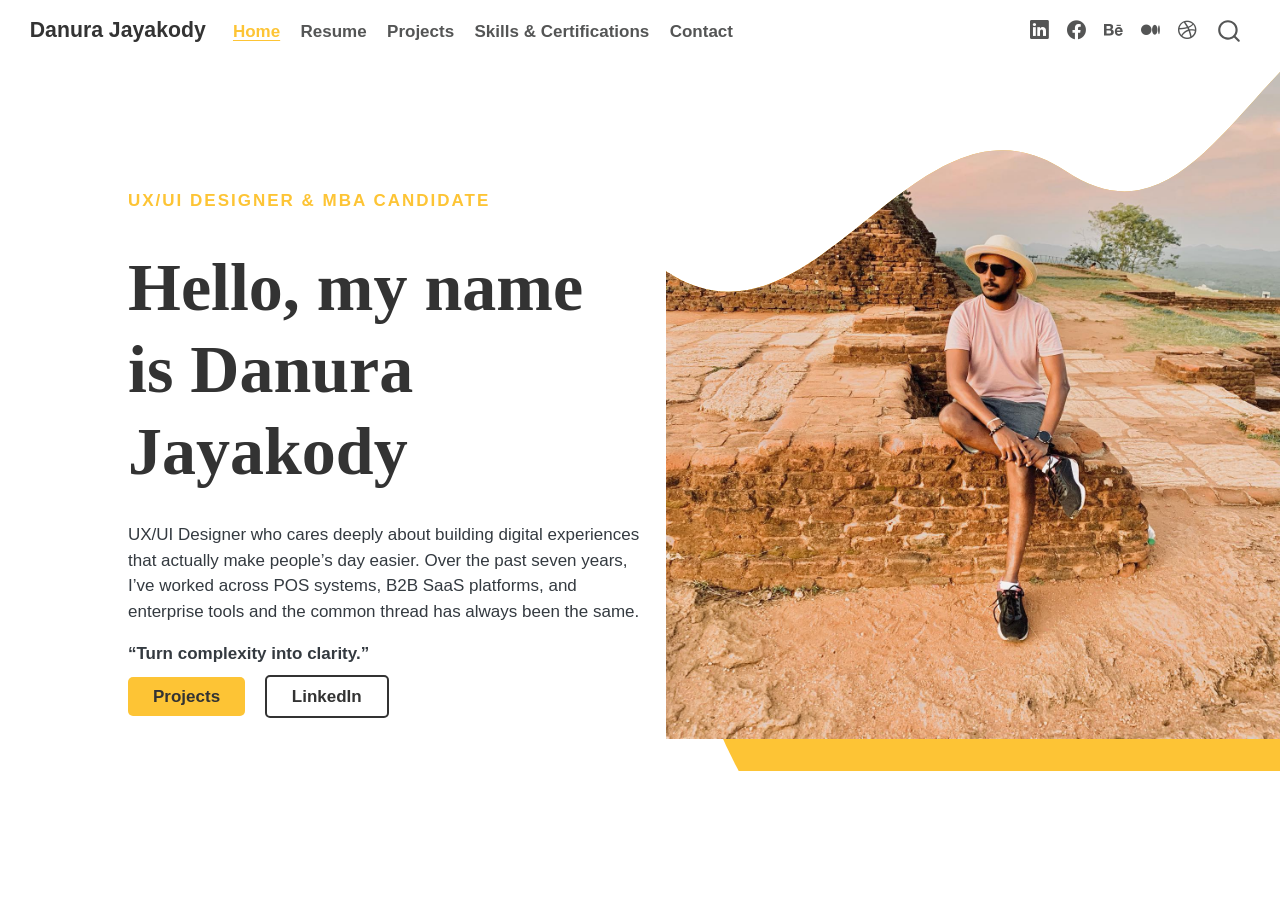
<file: index.html>
<!DOCTYPE html>
<html xmlns="http://www.w3.org/1999/xhtml" lang="en" xml:lang="en"><head>

<meta charset="utf-8">
<meta name="generator" content="quarto-1.8.26">

<meta name="viewport" content="width=device-width, initial-scale=1.0, user-scalable=yes">

<link rel="icon" href="images/favicon.png" type="image/png">

<title>Danura Jayakody</title>
<style>
code{white-space: pre-wrap;}
span.smallcaps{font-variant: small-caps;}
div.columns{display: flex; gap: min(4vw, 1.5em);}
div.column{flex: auto; overflow-x: auto;}
div.hanging-indent{margin-left: 1.5em; text-indent: -1.5em;}
ul.task-list{list-style: none;}
ul.task-list li input[type="checkbox"] {
  width: 0.8em;
  margin: 0 0.8em 0.2em -1em; /* quarto-specific, see https://github.com/quarto-dev/quarto-cli/issues/4556 */ 
  vertical-align: middle;
}
</style>


<script src="site_libs/quarto-nav/quarto-nav.js"></script>
<script src="site_libs/quarto-nav/headroom.min.js"></script>
<script src="site_libs/clipboard/clipboard.min.js"></script>
<script src="site_libs/quarto-search/autocomplete.umd.js"></script>
<script src="site_libs/quarto-search/fuse.min.js"></script>
<script src="site_libs/quarto-search/quarto-search.js"></script>
<meta name="quarto:offset" content="./">
<script src="site_libs/quarto-html/quarto.js" type="module"></script>
<script src="site_libs/quarto-html/tabsets/tabsets.js" type="module"></script>
<script src="site_libs/quarto-html/axe/axe-check.js" type="module"></script>
<script src="site_libs/quarto-html/popper.min.js"></script>
<script src="site_libs/quarto-html/tippy.umd.min.js"></script>
<script src="site_libs/quarto-html/anchor.min.js"></script>
<link href="site_libs/quarto-html/tippy.css" rel="stylesheet">
<link href="site_libs/quarto-html/quarto-syntax-highlighting-587c61ba64f3a5504c4d52d930310e48.css" rel="stylesheet" id="quarto-text-highlighting-styles">
<script src="site_libs/bootstrap/bootstrap.min.js"></script>
<link href="site_libs/bootstrap/bootstrap-icons.css" rel="stylesheet">
<link href="site_libs/bootstrap/bootstrap-5b4ad623e5705c0698d39aec6f10cf02.min.css" rel="stylesheet" append-hash="true" id="quarto-bootstrap" data-mode="light">
<script id="quarto-search-options" type="application/json">{
  "location": "navbar",
  "copy-button": false,
  "collapse-after": 3,
  "panel-placement": "end",
  "type": "overlay",
  "limit": 50,
  "keyboard-shortcut": [
    "f",
    "/",
    "s"
  ],
  "show-item-context": false,
  "language": {
    "search-no-results-text": "No results",
    "search-matching-documents-text": "matching documents",
    "search-copy-link-title": "Copy link to search",
    "search-hide-matches-text": "Hide additional matches",
    "search-more-match-text": "more match in this document",
    "search-more-matches-text": "more matches in this document",
    "search-clear-button-title": "Clear",
    "search-text-placeholder": "",
    "search-detached-cancel-button-title": "Cancel",
    "search-submit-button-title": "Submit",
    "search-label": "Search"
  }
}</script>


<link rel="stylesheet" href="styles.css">
</head>

<body class="nav-fixed fullcontent quarto-light">

<div id="quarto-search-results"></div>
  <header id="quarto-header" class="headroom fixed-top">
    <nav class="navbar navbar-expand-lg " data-bs-theme="dark">
      <div class="navbar-container container-fluid">
      <div class="navbar-brand-container mx-auto">
    <a class="navbar-brand" href="./index.html">
    <span class="navbar-title">Danura Jayakody</span>
    </a>
  </div>
            <div id="quarto-search" class="" title="Search"></div>
          <button class="navbar-toggler" type="button" data-bs-toggle="collapse" data-bs-target="#navbarCollapse" aria-controls="navbarCollapse" role="menu" aria-expanded="false" aria-label="Toggle navigation" onclick="if (window.quartoToggleHeadroom) { window.quartoToggleHeadroom(); }">
  <span class="navbar-toggler-icon"></span>
</button>
          <div class="collapse navbar-collapse" id="navbarCollapse">
            <ul class="navbar-nav navbar-nav-scroll me-auto">
  <li class="nav-item">
    <a class="nav-link active" href="./index.html" aria-current="page"> 
<span class="menu-text">Home</span></a>
  </li>  
  <li class="nav-item">
    <a class="nav-link" href="./resume.html"> 
<span class="menu-text">Resume</span></a>
  </li>  
  <li class="nav-item">
    <a class="nav-link" href="./projects.html"> 
<span class="menu-text">Projects</span></a>
  </li>  
  <li class="nav-item">
    <a class="nav-link" href="./skills.html"> 
<span class="menu-text">Skills &amp; Certifications</span></a>
  </li>  
  <li class="nav-item">
    <a class="nav-link" href="./contact.html"> 
<span class="menu-text">Contact</span></a>
  </li>  
</ul>
            <ul class="navbar-nav navbar-nav-scroll ms-auto">
  <li class="nav-item compact">
    <a class="nav-link" href="https://www.linkedin.com/in/danura-jayakody/"> <i class="bi bi-linkedin" role="img" aria-label="LinkedIn">
</i> 
<span class="menu-text"></span></a>
  </li>  
  <li class="nav-item compact">
    <a class="nav-link" href="https://www.facebook.com/ishara.danura/"> <i class="bi bi-facebook" role="img" aria-label="Facebook">
</i> 
<span class="menu-text"></span></a>
  </li>  
  <li class="nav-item compact">
    <a class="nav-link" href="https://www.behance.net/danurajayakody"> <i class="bi bi-behance" role="img" aria-label="Behance">
</i> 
<span class="menu-text"></span></a>
  </li>  
  <li class="nav-item compact">
    <a class="nav-link" href="https://medium.com/@danurajayakody"> <i class="bi bi-medium" role="img" aria-label="Medium">
</i> 
<span class="menu-text"></span></a>
  </li>  
  <li class="nav-item compact">
    <a class="nav-link" href="https://dribbble.com/danurajayakody"> <i class="bi bi-dribbble" role="img" aria-label="Dribble">
</i> 
<span class="menu-text"></span></a>
  </li>  
</ul>
          </div> <!-- /navcollapse -->
            <div class="quarto-navbar-tools">
</div>
      </div> <!-- /container-fluid -->
    </nav>
</header>
<!-- content -->
<div id="quarto-content" class="quarto-container page-layout-custom page-navbar">
<!-- sidebar -->
<!-- margin-sidebar -->
<!-- main -->




<div class="hero-container">
<div class="hero-text">
<div class="hero-role">
UX/UI Designer &amp; MBA Candidate
</div>
<h1 class="hero-title">
Hello, my name<br>is Danura Jayakody
</h1>
<p class="hero-desc">
</p><p>UX/UI Designer who cares deeply about building digital experiences that actually make people’s day easier. Over the past seven years, I’ve worked across POS systems, B2B SaaS platforms, and enterprise tools and the common thread has always been the same.</p>
<strong>“Turn complexity into clarity.”</strong>
<p></p>
<div>
<p><a href="./projects.html" class="btn-custom-primary">Projects</a> <a href="https://www.linkedin.com/in/danura-jayakody/" target="_blank" class="btn-custom-secondary">LinkedIn</a></p>
</div>
</div>
<div class="hero-image-wrapper">
<div class="yellow-blob">
<p><img src="images/profile.png" class="hero-img" alt="Danura Jayakody"></p>
</div>
<!-- Replace with your actual cut-out image path below -->
</div>
</div>




<script id="quarto-html-after-body" type="application/javascript">
  window.document.addEventListener("DOMContentLoaded", function (event) {
    const icon = "";
    const anchorJS = new window.AnchorJS();
    anchorJS.options = {
      placement: 'right',
      icon: icon
    };
    anchorJS.add('.anchored');
    const isCodeAnnotation = (el) => {
      for (const clz of el.classList) {
        if (clz.startsWith('code-annotation-')) {                     
          return true;
        }
      }
      return false;
    }
    const onCopySuccess = function(e) {
      // button target
      const button = e.trigger;
      // don't keep focus
      button.blur();
      // flash "checked"
      button.classList.add('code-copy-button-checked');
      var currentTitle = button.getAttribute("title");
      button.setAttribute("title", "Copied!");
      let tooltip;
      if (window.bootstrap) {
        button.setAttribute("data-bs-toggle", "tooltip");
        button.setAttribute("data-bs-placement", "left");
        button.setAttribute("data-bs-title", "Copied!");
        tooltip = new bootstrap.Tooltip(button, 
          { trigger: "manual", 
            customClass: "code-copy-button-tooltip",
            offset: [0, -8]});
        tooltip.show();    
      }
      setTimeout(function() {
        if (tooltip) {
          tooltip.hide();
          button.removeAttribute("data-bs-title");
          button.removeAttribute("data-bs-toggle");
          button.removeAttribute("data-bs-placement");
        }
        button.setAttribute("title", currentTitle);
        button.classList.remove('code-copy-button-checked');
      }, 1000);
      // clear code selection
      e.clearSelection();
    }
    const getTextToCopy = function(trigger) {
      const outerScaffold = trigger.parentElement.cloneNode(true);
      const codeEl = outerScaffold.querySelector('code');
      for (const childEl of codeEl.children) {
        if (isCodeAnnotation(childEl)) {
          childEl.remove();
        }
      }
      return codeEl.innerText;
    }
    const clipboard = new window.ClipboardJS('.code-copy-button:not([data-in-quarto-modal])', {
      text: getTextToCopy
    });
    clipboard.on('success', onCopySuccess);
    if (window.document.getElementById('quarto-embedded-source-code-modal')) {
      const clipboardModal = new window.ClipboardJS('.code-copy-button[data-in-quarto-modal]', {
        text: getTextToCopy,
        container: window.document.getElementById('quarto-embedded-source-code-modal')
      });
      clipboardModal.on('success', onCopySuccess);
    }
      var localhostRegex = new RegExp(/^(?:http|https):\/\/localhost\:?[0-9]*\//);
      var mailtoRegex = new RegExp(/^mailto:/);
        var filterRegex = new RegExp('/' + window.location.host + '/');
      var isInternal = (href) => {
          return filterRegex.test(href) || localhostRegex.test(href) || mailtoRegex.test(href);
      }
      // Inspect non-navigation links and adorn them if external
     var links = window.document.querySelectorAll('a[href]:not(.nav-link):not(.navbar-brand):not(.toc-action):not(.sidebar-link):not(.sidebar-item-toggle):not(.pagination-link):not(.no-external):not([aria-hidden]):not(.dropdown-item):not(.quarto-navigation-tool):not(.about-link)');
      for (var i=0; i<links.length; i++) {
        const link = links[i];
        if (!isInternal(link.href)) {
          // undo the damage that might have been done by quarto-nav.js in the case of
          // links that we want to consider external
          if (link.dataset.originalHref !== undefined) {
            link.href = link.dataset.originalHref;
          }
        }
      }
    function tippyHover(el, contentFn, onTriggerFn, onUntriggerFn) {
      const config = {
        allowHTML: true,
        maxWidth: 500,
        delay: 100,
        arrow: false,
        appendTo: function(el) {
            return el.parentElement;
        },
        interactive: true,
        interactiveBorder: 10,
        theme: 'quarto',
        placement: 'bottom-start',
      };
      if (contentFn) {
        config.content = contentFn;
      }
      if (onTriggerFn) {
        config.onTrigger = onTriggerFn;
      }
      if (onUntriggerFn) {
        config.onUntrigger = onUntriggerFn;
      }
      window.tippy(el, config); 
    }
    const noterefs = window.document.querySelectorAll('a[role="doc-noteref"]');
    for (var i=0; i<noterefs.length; i++) {
      const ref = noterefs[i];
      tippyHover(ref, function() {
        // use id or data attribute instead here
        let href = ref.getAttribute('data-footnote-href') || ref.getAttribute('href');
        try { href = new URL(href).hash; } catch {}
        const id = href.replace(/^#\/?/, "");
        const note = window.document.getElementById(id);
        if (note) {
          return note.innerHTML;
        } else {
          return "";
        }
      });
    }
    const xrefs = window.document.querySelectorAll('a.quarto-xref');
    const processXRef = (id, note) => {
      // Strip column container classes
      const stripColumnClz = (el) => {
        el.classList.remove("page-full", "page-columns");
        if (el.children) {
          for (const child of el.children) {
            stripColumnClz(child);
          }
        }
      }
      stripColumnClz(note)
      if (id === null || id.startsWith('sec-')) {
        // Special case sections, only their first couple elements
        const container = document.createElement("div");
        if (note.children && note.children.length > 2) {
          container.appendChild(note.children[0].cloneNode(true));
          for (let i = 1; i < note.children.length; i++) {
            const child = note.children[i];
            if (child.tagName === "P" && child.innerText === "") {
              continue;
            } else {
              container.appendChild(child.cloneNode(true));
              break;
            }
          }
          if (window.Quarto?.typesetMath) {
            window.Quarto.typesetMath(container);
          }
          return container.innerHTML
        } else {
          if (window.Quarto?.typesetMath) {
            window.Quarto.typesetMath(note);
          }
          return note.innerHTML;
        }
      } else {
        // Remove any anchor links if they are present
        const anchorLink = note.querySelector('a.anchorjs-link');
        if (anchorLink) {
          anchorLink.remove();
        }
        if (window.Quarto?.typesetMath) {
          window.Quarto.typesetMath(note);
        }
        if (note.classList.contains("callout")) {
          return note.outerHTML;
        } else {
          return note.innerHTML;
        }
      }
    }
    for (var i=0; i<xrefs.length; i++) {
      const xref = xrefs[i];
      tippyHover(xref, undefined, function(instance) {
        instance.disable();
        let url = xref.getAttribute('href');
        let hash = undefined; 
        if (url.startsWith('#')) {
          hash = url;
        } else {
          try { hash = new URL(url).hash; } catch {}
        }
        if (hash) {
          const id = hash.replace(/^#\/?/, "");
          const note = window.document.getElementById(id);
          if (note !== null) {
            try {
              const html = processXRef(id, note.cloneNode(true));
              instance.setContent(html);
            } finally {
              instance.enable();
              instance.show();
            }
          } else {
            // See if we can fetch this
            fetch(url.split('#')[0])
            .then(res => res.text())
            .then(html => {
              const parser = new DOMParser();
              const htmlDoc = parser.parseFromString(html, "text/html");
              const note = htmlDoc.getElementById(id);
              if (note !== null) {
                const html = processXRef(id, note);
                instance.setContent(html);
              } 
            }).finally(() => {
              instance.enable();
              instance.show();
            });
          }
        } else {
          // See if we can fetch a full url (with no hash to target)
          // This is a special case and we should probably do some content thinning / targeting
          fetch(url)
          .then(res => res.text())
          .then(html => {
            const parser = new DOMParser();
            const htmlDoc = parser.parseFromString(html, "text/html");
            const note = htmlDoc.querySelector('main.content');
            if (note !== null) {
              // This should only happen for chapter cross references
              // (since there is no id in the URL)
              // remove the first header
              if (note.children.length > 0 && note.children[0].tagName === "HEADER") {
                note.children[0].remove();
              }
              const html = processXRef(null, note);
              instance.setContent(html);
            } 
          }).finally(() => {
            instance.enable();
            instance.show();
          });
        }
      }, function(instance) {
      });
    }
        let selectedAnnoteEl;
        const selectorForAnnotation = ( cell, annotation) => {
          let cellAttr = 'data-code-cell="' + cell + '"';
          let lineAttr = 'data-code-annotation="' +  annotation + '"';
          const selector = 'span[' + cellAttr + '][' + lineAttr + ']';
          return selector;
        }
        const selectCodeLines = (annoteEl) => {
          const doc = window.document;
          const targetCell = annoteEl.getAttribute("data-target-cell");
          const targetAnnotation = annoteEl.getAttribute("data-target-annotation");
          const annoteSpan = window.document.querySelector(selectorForAnnotation(targetCell, targetAnnotation));
          const lines = annoteSpan.getAttribute("data-code-lines").split(",");
          const lineIds = lines.map((line) => {
            return targetCell + "-" + line;
          })
          let top = null;
          let height = null;
          let parent = null;
          if (lineIds.length > 0) {
              //compute the position of the single el (top and bottom and make a div)
              const el = window.document.getElementById(lineIds[0]);
              top = el.offsetTop;
              height = el.offsetHeight;
              parent = el.parentElement.parentElement;
            if (lineIds.length > 1) {
              const lastEl = window.document.getElementById(lineIds[lineIds.length - 1]);
              const bottom = lastEl.offsetTop + lastEl.offsetHeight;
              height = bottom - top;
            }
            if (top !== null && height !== null && parent !== null) {
              // cook up a div (if necessary) and position it 
              let div = window.document.getElementById("code-annotation-line-highlight");
              if (div === null) {
                div = window.document.createElement("div");
                div.setAttribute("id", "code-annotation-line-highlight");
                div.style.position = 'absolute';
                parent.appendChild(div);
              }
              div.style.top = top - 2 + "px";
              div.style.height = height + 4 + "px";
              div.style.left = 0;
              let gutterDiv = window.document.getElementById("code-annotation-line-highlight-gutter");
              if (gutterDiv === null) {
                gutterDiv = window.document.createElement("div");
                gutterDiv.setAttribute("id", "code-annotation-line-highlight-gutter");
                gutterDiv.style.position = 'absolute';
                const codeCell = window.document.getElementById(targetCell);
                const gutter = codeCell.querySelector('.code-annotation-gutter');
                gutter.appendChild(gutterDiv);
              }
              gutterDiv.style.top = top - 2 + "px";
              gutterDiv.style.height = height + 4 + "px";
            }
            selectedAnnoteEl = annoteEl;
          }
        };
        const unselectCodeLines = () => {
          const elementsIds = ["code-annotation-line-highlight", "code-annotation-line-highlight-gutter"];
          elementsIds.forEach((elId) => {
            const div = window.document.getElementById(elId);
            if (div) {
              div.remove();
            }
          });
          selectedAnnoteEl = undefined;
        };
          // Handle positioning of the toggle
      window.addEventListener(
        "resize",
        throttle(() => {
          elRect = undefined;
          if (selectedAnnoteEl) {
            selectCodeLines(selectedAnnoteEl);
          }
        }, 10)
      );
      function throttle(fn, ms) {
      let throttle = false;
      let timer;
        return (...args) => {
          if(!throttle) { // first call gets through
              fn.apply(this, args);
              throttle = true;
          } else { // all the others get throttled
              if(timer) clearTimeout(timer); // cancel #2
              timer = setTimeout(() => {
                fn.apply(this, args);
                timer = throttle = false;
              }, ms);
          }
        };
      }
        // Attach click handler to the DT
        const annoteDls = window.document.querySelectorAll('dt[data-target-cell]');
        for (const annoteDlNode of annoteDls) {
          annoteDlNode.addEventListener('click', (event) => {
            const clickedEl = event.target;
            if (clickedEl !== selectedAnnoteEl) {
              unselectCodeLines();
              const activeEl = window.document.querySelector('dt[data-target-cell].code-annotation-active');
              if (activeEl) {
                activeEl.classList.remove('code-annotation-active');
              }
              selectCodeLines(clickedEl);
              clickedEl.classList.add('code-annotation-active');
            } else {
              // Unselect the line
              unselectCodeLines();
              clickedEl.classList.remove('code-annotation-active');
            }
          });
        }
    const findCites = (el) => {
      const parentEl = el.parentElement;
      if (parentEl) {
        const cites = parentEl.dataset.cites;
        if (cites) {
          return {
            el,
            cites: cites.split(' ')
          };
        } else {
          return findCites(el.parentElement)
        }
      } else {
        return undefined;
      }
    };
    var bibliorefs = window.document.querySelectorAll('a[role="doc-biblioref"]');
    for (var i=0; i<bibliorefs.length; i++) {
      const ref = bibliorefs[i];
      const citeInfo = findCites(ref);
      if (citeInfo) {
        tippyHover(citeInfo.el, function() {
          var popup = window.document.createElement('div');
          citeInfo.cites.forEach(function(cite) {
            var citeDiv = window.document.createElement('div');
            citeDiv.classList.add('hanging-indent');
            citeDiv.classList.add('csl-entry');
            var biblioDiv = window.document.getElementById('ref-' + cite);
            if (biblioDiv) {
              citeDiv.innerHTML = biblioDiv.innerHTML;
            }
            popup.appendChild(citeDiv);
          });
          return popup.innerHTML;
        });
      }
    }
  });
  </script>
</div> <!-- /content -->




</body></html>
</file>
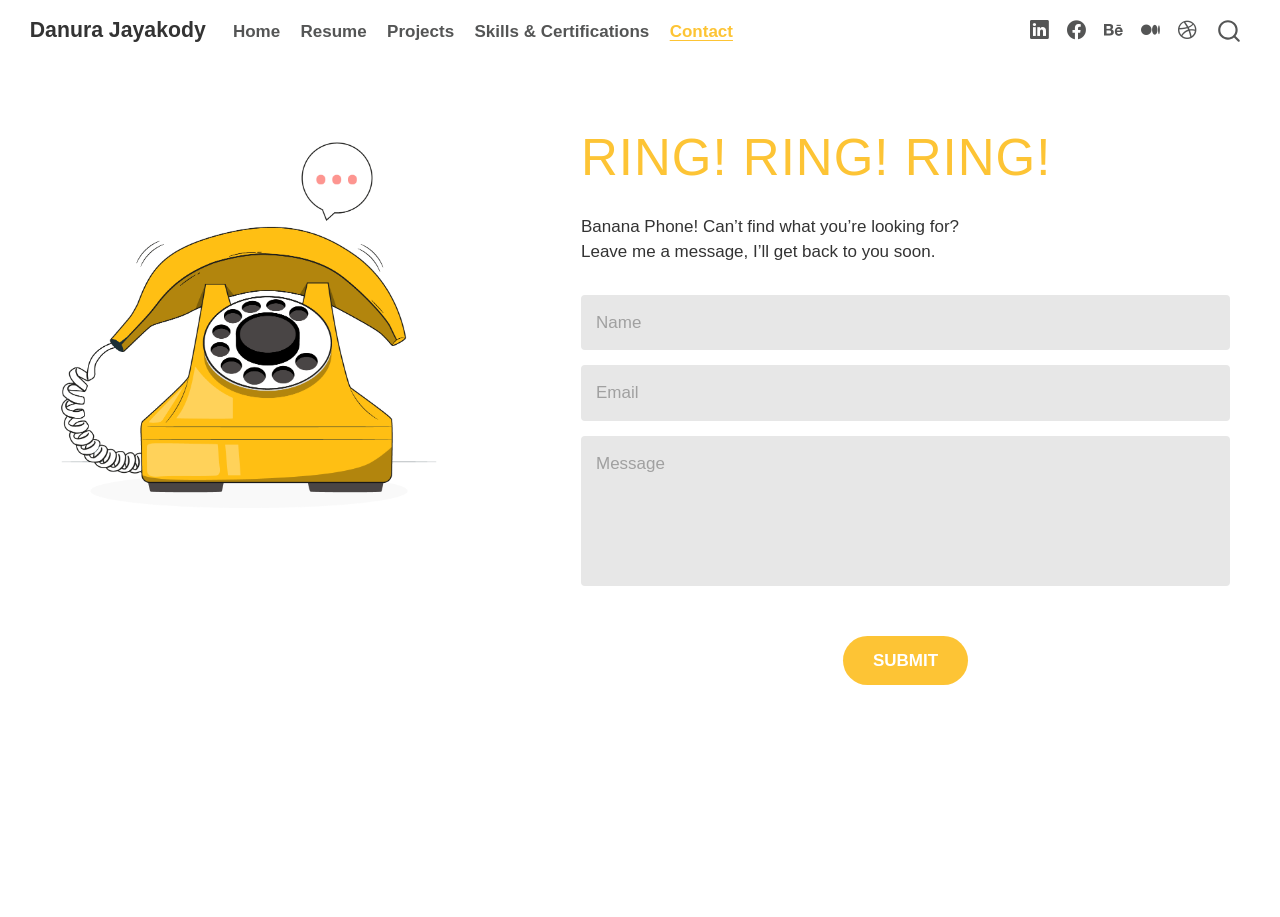
<file: contact.html>
<!DOCTYPE html>
<html xmlns="http://www.w3.org/1999/xhtml" lang="en" xml:lang="en"><head>

<meta charset="utf-8">
<meta name="generator" content="quarto-1.8.26">

<meta name="viewport" content="width=device-width, initial-scale=1.0, user-scalable=yes">
<link rel="icon" href="images/favicon.png" type="image/png">

<title>contact – Danura Jayakody</title>
<style>
code{white-space: pre-wrap;}
span.smallcaps{font-variant: small-caps;}
div.columns{display: flex; gap: min(4vw, 1.5em);}
div.column{flex: auto; overflow-x: auto;}
div.hanging-indent{margin-left: 1.5em; text-indent: -1.5em;}
ul.task-list{list-style: none;}
ul.task-list li input[type="checkbox"] {
  width: 0.8em;
  margin: 0 0.8em 0.2em -1em; /* quarto-specific, see https://github.com/quarto-dev/quarto-cli/issues/4556 */ 
  vertical-align: middle;
}
</style>


<script src="site_libs/quarto-nav/quarto-nav.js"></script>
<script src="site_libs/quarto-nav/headroom.min.js"></script>
<script src="site_libs/clipboard/clipboard.min.js"></script>
<script src="site_libs/quarto-search/autocomplete.umd.js"></script>
<script src="site_libs/quarto-search/fuse.min.js"></script>
<script src="site_libs/quarto-search/quarto-search.js"></script>
<meta name="quarto:offset" content="./">
<script src="site_libs/quarto-html/quarto.js" type="module"></script>
<script src="site_libs/quarto-html/tabsets/tabsets.js" type="module"></script>
<script src="site_libs/quarto-html/axe/axe-check.js" type="module"></script>
<script src="site_libs/quarto-html/popper.min.js"></script>
<script src="site_libs/quarto-html/tippy.umd.min.js"></script>
<script src="site_libs/quarto-html/anchor.min.js"></script>
<link href="site_libs/quarto-html/tippy.css" rel="stylesheet">
<link href="site_libs/quarto-html/quarto-syntax-highlighting-587c61ba64f3a5504c4d52d930310e48.css" rel="stylesheet" id="quarto-text-highlighting-styles">
<script src="site_libs/bootstrap/bootstrap.min.js"></script>
<link href="site_libs/bootstrap/bootstrap-icons.css" rel="stylesheet">
<link href="site_libs/bootstrap/bootstrap-5b4ad623e5705c0698d39aec6f10cf02.min.css" rel="stylesheet" append-hash="true" id="quarto-bootstrap" data-mode="light">
<script id="quarto-search-options" type="application/json">{
  "location": "navbar",
  "copy-button": false,
  "collapse-after": 3,
  "panel-placement": "end",
  "type": "overlay",
  "limit": 50,
  "keyboard-shortcut": [
    "f",
    "/",
    "s"
  ],
  "show-item-context": false,
  "language": {
    "search-no-results-text": "No results",
    "search-matching-documents-text": "matching documents",
    "search-copy-link-title": "Copy link to search",
    "search-hide-matches-text": "Hide additional matches",
    "search-more-match-text": "more match in this document",
    "search-more-matches-text": "more matches in this document",
    "search-clear-button-title": "Clear",
    "search-text-placeholder": "",
    "search-detached-cancel-button-title": "Cancel",
    "search-submit-button-title": "Submit",
    "search-label": "Search"
  }
}</script>


<link rel="stylesheet" href="styles.css">
</head>

<body class="nav-fixed fullcontent quarto-light">

<div id="quarto-search-results"></div>
  <header id="quarto-header" class="headroom fixed-top">
    <nav class="navbar navbar-expand-lg " data-bs-theme="dark">
      <div class="navbar-container container-fluid">
      <div class="navbar-brand-container mx-auto">
    <a class="navbar-brand" href="./index.html">
    <span class="navbar-title">Danura Jayakody</span>
    </a>
  </div>
            <div id="quarto-search" class="" title="Search"></div>
          <button class="navbar-toggler" type="button" data-bs-toggle="collapse" data-bs-target="#navbarCollapse" aria-controls="navbarCollapse" role="menu" aria-expanded="false" aria-label="Toggle navigation" onclick="if (window.quartoToggleHeadroom) { window.quartoToggleHeadroom(); }">
  <span class="navbar-toggler-icon"></span>
</button>
          <div class="collapse navbar-collapse" id="navbarCollapse">
            <ul class="navbar-nav navbar-nav-scroll me-auto">
  <li class="nav-item">
    <a class="nav-link" href="./index.html"> 
<span class="menu-text">Home</span></a>
  </li>  
  <li class="nav-item">
    <a class="nav-link" href="./resume.html"> 
<span class="menu-text">Resume</span></a>
  </li>  
  <li class="nav-item">
    <a class="nav-link" href="./projects.html"> 
<span class="menu-text">Projects</span></a>
  </li>  
  <li class="nav-item">
    <a class="nav-link" href="./skills.html"> 
<span class="menu-text">Skills &amp; Certifications</span></a>
  </li>  
  <li class="nav-item">
    <a class="nav-link active" href="./contact.html" aria-current="page"> 
<span class="menu-text">Contact</span></a>
  </li>  
</ul>
            <ul class="navbar-nav navbar-nav-scroll ms-auto">
  <li class="nav-item compact">
    <a class="nav-link" href="https://www.linkedin.com/in/danura-jayakody/"> <i class="bi bi-linkedin" role="img" aria-label="LinkedIn">
</i> 
<span class="menu-text"></span></a>
  </li>  
  <li class="nav-item compact">
    <a class="nav-link" href="https://www.facebook.com/ishara.danura/"> <i class="bi bi-facebook" role="img" aria-label="Facebook">
</i> 
<span class="menu-text"></span></a>
  </li>  
  <li class="nav-item compact">
    <a class="nav-link" href="https://www.behance.net/danurajayakody"> <i class="bi bi-behance" role="img" aria-label="Behance">
</i> 
<span class="menu-text"></span></a>
  </li>  
  <li class="nav-item compact">
    <a class="nav-link" href="https://medium.com/@danurajayakody"> <i class="bi bi-medium" role="img" aria-label="Medium">
</i> 
<span class="menu-text"></span></a>
  </li>  
  <li class="nav-item compact">
    <a class="nav-link" href="https://dribbble.com/danurajayakody"> <i class="bi bi-dribbble" role="img" aria-label="Dribble">
</i> 
<span class="menu-text"></span></a>
  </li>  
</ul>
          </div> <!-- /navcollapse -->
            <div class="quarto-navbar-tools">
</div>
      </div> <!-- /container-fluid -->
    </nav>
</header>
<!-- content -->
<div id="quarto-content" class="quarto-container page-columns page-rows-contents page-layout-article page-navbar">
<!-- sidebar -->
<!-- margin-sidebar -->
    
<!-- main -->
<main class="content" id="quarto-document-content"><header id="title-block-header" class="quarto-title-block"></header>




<div class="contact-container">
<div class="columns">
<div class="column" style="width:45%;">
<p><img src="images/banana.png" class="img-fluid" alt="Banana illustration"></p>
</div><div class="column" style="width:55%;">
<div class="banana-title">
<p>RING! RING! RING!</p>
</div>
<div class="contact-subtitle">
<p>Banana Phone! Can’t find what you’re looking for?<br>
Leave me a message, I’ll get back to you soon.</p>
</div>
<form action="https://formspree.io/f/YOUR_FORM_ID" method="POST">
<input type="text" name="name" class="form-control" placeholder="Name" required=""> <input type="email" name="email" class="form-control" placeholder="Email" required="">
<textarea name="message" class="form-control" placeholder="Message" required=""></textarea>
<button type="submit" class="btn-yellow">
SUBMIT
</button>
</form>
</div>
</div>
</div>



</main> <!-- /main -->
<script id="quarto-html-after-body" type="application/javascript">
  window.document.addEventListener("DOMContentLoaded", function (event) {
    const icon = "";
    const anchorJS = new window.AnchorJS();
    anchorJS.options = {
      placement: 'right',
      icon: icon
    };
    anchorJS.add('.anchored');
    const isCodeAnnotation = (el) => {
      for (const clz of el.classList) {
        if (clz.startsWith('code-annotation-')) {                     
          return true;
        }
      }
      return false;
    }
    const onCopySuccess = function(e) {
      // button target
      const button = e.trigger;
      // don't keep focus
      button.blur();
      // flash "checked"
      button.classList.add('code-copy-button-checked');
      var currentTitle = button.getAttribute("title");
      button.setAttribute("title", "Copied!");
      let tooltip;
      if (window.bootstrap) {
        button.setAttribute("data-bs-toggle", "tooltip");
        button.setAttribute("data-bs-placement", "left");
        button.setAttribute("data-bs-title", "Copied!");
        tooltip = new bootstrap.Tooltip(button, 
          { trigger: "manual", 
            customClass: "code-copy-button-tooltip",
            offset: [0, -8]});
        tooltip.show();    
      }
      setTimeout(function() {
        if (tooltip) {
          tooltip.hide();
          button.removeAttribute("data-bs-title");
          button.removeAttribute("data-bs-toggle");
          button.removeAttribute("data-bs-placement");
        }
        button.setAttribute("title", currentTitle);
        button.classList.remove('code-copy-button-checked');
      }, 1000);
      // clear code selection
      e.clearSelection();
    }
    const getTextToCopy = function(trigger) {
      const outerScaffold = trigger.parentElement.cloneNode(true);
      const codeEl = outerScaffold.querySelector('code');
      for (const childEl of codeEl.children) {
        if (isCodeAnnotation(childEl)) {
          childEl.remove();
        }
      }
      return codeEl.innerText;
    }
    const clipboard = new window.ClipboardJS('.code-copy-button:not([data-in-quarto-modal])', {
      text: getTextToCopy
    });
    clipboard.on('success', onCopySuccess);
    if (window.document.getElementById('quarto-embedded-source-code-modal')) {
      const clipboardModal = new window.ClipboardJS('.code-copy-button[data-in-quarto-modal]', {
        text: getTextToCopy,
        container: window.document.getElementById('quarto-embedded-source-code-modal')
      });
      clipboardModal.on('success', onCopySuccess);
    }
      var localhostRegex = new RegExp(/^(?:http|https):\/\/localhost\:?[0-9]*\//);
      var mailtoRegex = new RegExp(/^mailto:/);
        var filterRegex = new RegExp('/' + window.location.host + '/');
      var isInternal = (href) => {
          return filterRegex.test(href) || localhostRegex.test(href) || mailtoRegex.test(href);
      }
      // Inspect non-navigation links and adorn them if external
     var links = window.document.querySelectorAll('a[href]:not(.nav-link):not(.navbar-brand):not(.toc-action):not(.sidebar-link):not(.sidebar-item-toggle):not(.pagination-link):not(.no-external):not([aria-hidden]):not(.dropdown-item):not(.quarto-navigation-tool):not(.about-link)');
      for (var i=0; i<links.length; i++) {
        const link = links[i];
        if (!isInternal(link.href)) {
          // undo the damage that might have been done by quarto-nav.js in the case of
          // links that we want to consider external
          if (link.dataset.originalHref !== undefined) {
            link.href = link.dataset.originalHref;
          }
        }
      }
    function tippyHover(el, contentFn, onTriggerFn, onUntriggerFn) {
      const config = {
        allowHTML: true,
        maxWidth: 500,
        delay: 100,
        arrow: false,
        appendTo: function(el) {
            return el.parentElement;
        },
        interactive: true,
        interactiveBorder: 10,
        theme: 'quarto',
        placement: 'bottom-start',
      };
      if (contentFn) {
        config.content = contentFn;
      }
      if (onTriggerFn) {
        config.onTrigger = onTriggerFn;
      }
      if (onUntriggerFn) {
        config.onUntrigger = onUntriggerFn;
      }
      window.tippy(el, config); 
    }
    const noterefs = window.document.querySelectorAll('a[role="doc-noteref"]');
    for (var i=0; i<noterefs.length; i++) {
      const ref = noterefs[i];
      tippyHover(ref, function() {
        // use id or data attribute instead here
        let href = ref.getAttribute('data-footnote-href') || ref.getAttribute('href');
        try { href = new URL(href).hash; } catch {}
        const id = href.replace(/^#\/?/, "");
        const note = window.document.getElementById(id);
        if (note) {
          return note.innerHTML;
        } else {
          return "";
        }
      });
    }
    const xrefs = window.document.querySelectorAll('a.quarto-xref');
    const processXRef = (id, note) => {
      // Strip column container classes
      const stripColumnClz = (el) => {
        el.classList.remove("page-full", "page-columns");
        if (el.children) {
          for (const child of el.children) {
            stripColumnClz(child);
          }
        }
      }
      stripColumnClz(note)
      if (id === null || id.startsWith('sec-')) {
        // Special case sections, only their first couple elements
        const container = document.createElement("div");
        if (note.children && note.children.length > 2) {
          container.appendChild(note.children[0].cloneNode(true));
          for (let i = 1; i < note.children.length; i++) {
            const child = note.children[i];
            if (child.tagName === "P" && child.innerText === "") {
              continue;
            } else {
              container.appendChild(child.cloneNode(true));
              break;
            }
          }
          if (window.Quarto?.typesetMath) {
            window.Quarto.typesetMath(container);
          }
          return container.innerHTML
        } else {
          if (window.Quarto?.typesetMath) {
            window.Quarto.typesetMath(note);
          }
          return note.innerHTML;
        }
      } else {
        // Remove any anchor links if they are present
        const anchorLink = note.querySelector('a.anchorjs-link');
        if (anchorLink) {
          anchorLink.remove();
        }
        if (window.Quarto?.typesetMath) {
          window.Quarto.typesetMath(note);
        }
        if (note.classList.contains("callout")) {
          return note.outerHTML;
        } else {
          return note.innerHTML;
        }
      }
    }
    for (var i=0; i<xrefs.length; i++) {
      const xref = xrefs[i];
      tippyHover(xref, undefined, function(instance) {
        instance.disable();
        let url = xref.getAttribute('href');
        let hash = undefined; 
        if (url.startsWith('#')) {
          hash = url;
        } else {
          try { hash = new URL(url).hash; } catch {}
        }
        if (hash) {
          const id = hash.replace(/^#\/?/, "");
          const note = window.document.getElementById(id);
          if (note !== null) {
            try {
              const html = processXRef(id, note.cloneNode(true));
              instance.setContent(html);
            } finally {
              instance.enable();
              instance.show();
            }
          } else {
            // See if we can fetch this
            fetch(url.split('#')[0])
            .then(res => res.text())
            .then(html => {
              const parser = new DOMParser();
              const htmlDoc = parser.parseFromString(html, "text/html");
              const note = htmlDoc.getElementById(id);
              if (note !== null) {
                const html = processXRef(id, note);
                instance.setContent(html);
              } 
            }).finally(() => {
              instance.enable();
              instance.show();
            });
          }
        } else {
          // See if we can fetch a full url (with no hash to target)
          // This is a special case and we should probably do some content thinning / targeting
          fetch(url)
          .then(res => res.text())
          .then(html => {
            const parser = new DOMParser();
            const htmlDoc = parser.parseFromString(html, "text/html");
            const note = htmlDoc.querySelector('main.content');
            if (note !== null) {
              // This should only happen for chapter cross references
              // (since there is no id in the URL)
              // remove the first header
              if (note.children.length > 0 && note.children[0].tagName === "HEADER") {
                note.children[0].remove();
              }
              const html = processXRef(null, note);
              instance.setContent(html);
            } 
          }).finally(() => {
            instance.enable();
            instance.show();
          });
        }
      }, function(instance) {
      });
    }
        let selectedAnnoteEl;
        const selectorForAnnotation = ( cell, annotation) => {
          let cellAttr = 'data-code-cell="' + cell + '"';
          let lineAttr = 'data-code-annotation="' +  annotation + '"';
          const selector = 'span[' + cellAttr + '][' + lineAttr + ']';
          return selector;
        }
        const selectCodeLines = (annoteEl) => {
          const doc = window.document;
          const targetCell = annoteEl.getAttribute("data-target-cell");
          const targetAnnotation = annoteEl.getAttribute("data-target-annotation");
          const annoteSpan = window.document.querySelector(selectorForAnnotation(targetCell, targetAnnotation));
          const lines = annoteSpan.getAttribute("data-code-lines").split(",");
          const lineIds = lines.map((line) => {
            return targetCell + "-" + line;
          })
          let top = null;
          let height = null;
          let parent = null;
          if (lineIds.length > 0) {
              //compute the position of the single el (top and bottom and make a div)
              const el = window.document.getElementById(lineIds[0]);
              top = el.offsetTop;
              height = el.offsetHeight;
              parent = el.parentElement.parentElement;
            if (lineIds.length > 1) {
              const lastEl = window.document.getElementById(lineIds[lineIds.length - 1]);
              const bottom = lastEl.offsetTop + lastEl.offsetHeight;
              height = bottom - top;
            }
            if (top !== null && height !== null && parent !== null) {
              // cook up a div (if necessary) and position it 
              let div = window.document.getElementById("code-annotation-line-highlight");
              if (div === null) {
                div = window.document.createElement("div");
                div.setAttribute("id", "code-annotation-line-highlight");
                div.style.position = 'absolute';
                parent.appendChild(div);
              }
              div.style.top = top - 2 + "px";
              div.style.height = height + 4 + "px";
              div.style.left = 0;
              let gutterDiv = window.document.getElementById("code-annotation-line-highlight-gutter");
              if (gutterDiv === null) {
                gutterDiv = window.document.createElement("div");
                gutterDiv.setAttribute("id", "code-annotation-line-highlight-gutter");
                gutterDiv.style.position = 'absolute';
                const codeCell = window.document.getElementById(targetCell);
                const gutter = codeCell.querySelector('.code-annotation-gutter');
                gutter.appendChild(gutterDiv);
              }
              gutterDiv.style.top = top - 2 + "px";
              gutterDiv.style.height = height + 4 + "px";
            }
            selectedAnnoteEl = annoteEl;
          }
        };
        const unselectCodeLines = () => {
          const elementsIds = ["code-annotation-line-highlight", "code-annotation-line-highlight-gutter"];
          elementsIds.forEach((elId) => {
            const div = window.document.getElementById(elId);
            if (div) {
              div.remove();
            }
          });
          selectedAnnoteEl = undefined;
        };
          // Handle positioning of the toggle
      window.addEventListener(
        "resize",
        throttle(() => {
          elRect = undefined;
          if (selectedAnnoteEl) {
            selectCodeLines(selectedAnnoteEl);
          }
        }, 10)
      );
      function throttle(fn, ms) {
      let throttle = false;
      let timer;
        return (...args) => {
          if(!throttle) { // first call gets through
              fn.apply(this, args);
              throttle = true;
          } else { // all the others get throttled
              if(timer) clearTimeout(timer); // cancel #2
              timer = setTimeout(() => {
                fn.apply(this, args);
                timer = throttle = false;
              }, ms);
          }
        };
      }
        // Attach click handler to the DT
        const annoteDls = window.document.querySelectorAll('dt[data-target-cell]');
        for (const annoteDlNode of annoteDls) {
          annoteDlNode.addEventListener('click', (event) => {
            const clickedEl = event.target;
            if (clickedEl !== selectedAnnoteEl) {
              unselectCodeLines();
              const activeEl = window.document.querySelector('dt[data-target-cell].code-annotation-active');
              if (activeEl) {
                activeEl.classList.remove('code-annotation-active');
              }
              selectCodeLines(clickedEl);
              clickedEl.classList.add('code-annotation-active');
            } else {
              // Unselect the line
              unselectCodeLines();
              clickedEl.classList.remove('code-annotation-active');
            }
          });
        }
    const findCites = (el) => {
      const parentEl = el.parentElement;
      if (parentEl) {
        const cites = parentEl.dataset.cites;
        if (cites) {
          return {
            el,
            cites: cites.split(' ')
          };
        } else {
          return findCites(el.parentElement)
        }
      } else {
        return undefined;
      }
    };
    var bibliorefs = window.document.querySelectorAll('a[role="doc-biblioref"]');
    for (var i=0; i<bibliorefs.length; i++) {
      const ref = bibliorefs[i];
      const citeInfo = findCites(ref);
      if (citeInfo) {
        tippyHover(citeInfo.el, function() {
          var popup = window.document.createElement('div');
          citeInfo.cites.forEach(function(cite) {
            var citeDiv = window.document.createElement('div');
            citeDiv.classList.add('hanging-indent');
            citeDiv.classList.add('csl-entry');
            var biblioDiv = window.document.getElementById('ref-' + cite);
            if (biblioDiv) {
              citeDiv.innerHTML = biblioDiv.innerHTML;
            }
            popup.appendChild(citeDiv);
          });
          return popup.innerHTML;
        });
      }
    }
  });
  </script>
</div> <!-- /content -->




</body></html>
</file>
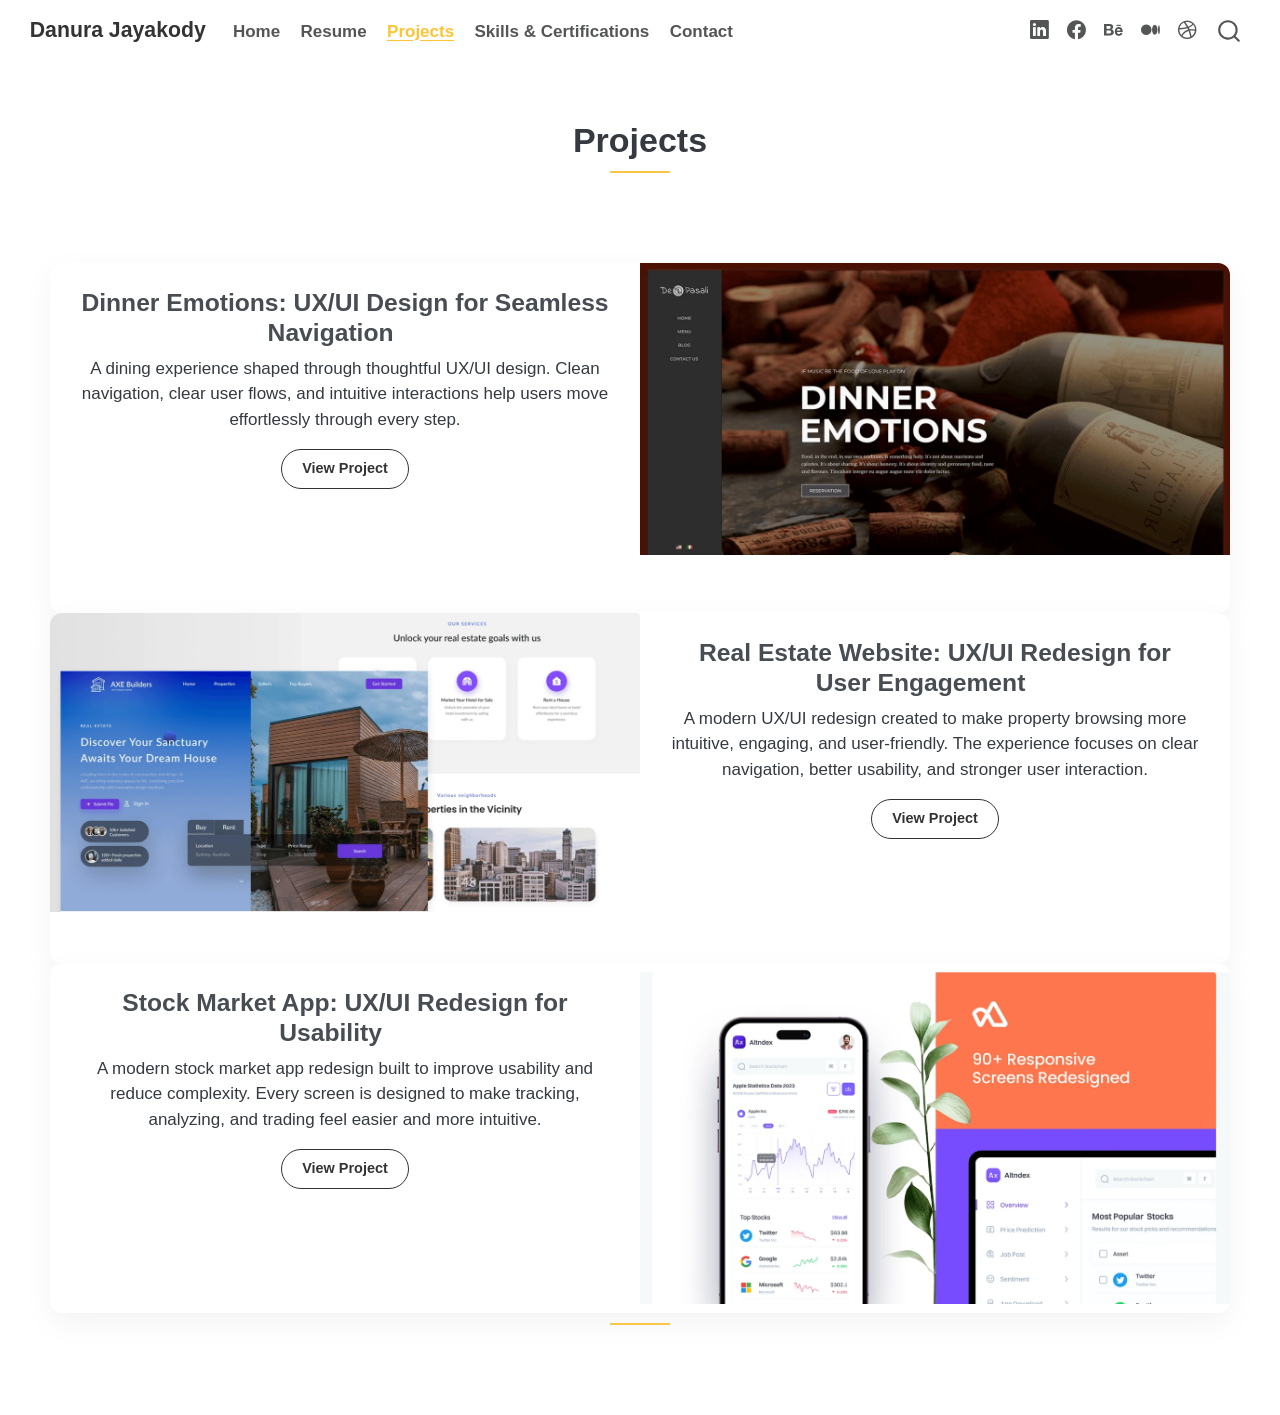
<file: projects.html>
<!DOCTYPE html>
<html xmlns="http://www.w3.org/1999/xhtml" lang="en" xml:lang="en"><head>

<meta charset="utf-8">
<meta name="generator" content="quarto-1.8.26">

<meta name="viewport" content="width=device-width, initial-scale=1.0, user-scalable=yes">
<link rel="icon" href="images/favicon.png" type="image/png">

<title>projects – Danura Jayakody</title>
<style>
code{white-space: pre-wrap;}
span.smallcaps{font-variant: small-caps;}
div.columns{display: flex; gap: min(4vw, 1.5em);}
div.column{flex: auto; overflow-x: auto;}
div.hanging-indent{margin-left: 1.5em; text-indent: -1.5em;}
ul.task-list{list-style: none;}
ul.task-list li input[type="checkbox"] {
  width: 0.8em;
  margin: 0 0.8em 0.2em -1em; /* quarto-specific, see https://github.com/quarto-dev/quarto-cli/issues/4556 */ 
  vertical-align: middle;
}
</style>


<script src="site_libs/quarto-nav/quarto-nav.js"></script>
<script src="site_libs/quarto-nav/headroom.min.js"></script>
<script src="site_libs/clipboard/clipboard.min.js"></script>
<script src="site_libs/quarto-search/autocomplete.umd.js"></script>
<script src="site_libs/quarto-search/fuse.min.js"></script>
<script src="site_libs/quarto-search/quarto-search.js"></script>
<meta name="quarto:offset" content="./">
<script src="site_libs/quarto-html/quarto.js" type="module"></script>
<script src="site_libs/quarto-html/tabsets/tabsets.js" type="module"></script>
<script src="site_libs/quarto-html/axe/axe-check.js" type="module"></script>
<script src="site_libs/quarto-html/popper.min.js"></script>
<script src="site_libs/quarto-html/tippy.umd.min.js"></script>
<script src="site_libs/quarto-html/anchor.min.js"></script>
<link href="site_libs/quarto-html/tippy.css" rel="stylesheet">
<link href="site_libs/quarto-html/quarto-syntax-highlighting-587c61ba64f3a5504c4d52d930310e48.css" rel="stylesheet" id="quarto-text-highlighting-styles">
<script src="site_libs/bootstrap/bootstrap.min.js"></script>
<link href="site_libs/bootstrap/bootstrap-icons.css" rel="stylesheet">
<link href="site_libs/bootstrap/bootstrap-5b4ad623e5705c0698d39aec6f10cf02.min.css" rel="stylesheet" append-hash="true" id="quarto-bootstrap" data-mode="light">
<script id="quarto-search-options" type="application/json">{
  "location": "navbar",
  "copy-button": false,
  "collapse-after": 3,
  "panel-placement": "end",
  "type": "overlay",
  "limit": 50,
  "keyboard-shortcut": [
    "f",
    "/",
    "s"
  ],
  "show-item-context": false,
  "language": {
    "search-no-results-text": "No results",
    "search-matching-documents-text": "matching documents",
    "search-copy-link-title": "Copy link to search",
    "search-hide-matches-text": "Hide additional matches",
    "search-more-match-text": "more match in this document",
    "search-more-matches-text": "more matches in this document",
    "search-clear-button-title": "Clear",
    "search-text-placeholder": "",
    "search-detached-cancel-button-title": "Cancel",
    "search-submit-button-title": "Submit",
    "search-label": "Search"
  }
}</script>


<link rel="stylesheet" href="styles.css">
</head>

<body class="nav-fixed fullcontent quarto-light">

<div id="quarto-search-results"></div>
  <header id="quarto-header" class="headroom fixed-top">
    <nav class="navbar navbar-expand-lg " data-bs-theme="dark">
      <div class="navbar-container container-fluid">
      <div class="navbar-brand-container mx-auto">
    <a class="navbar-brand" href="./index.html">
    <span class="navbar-title">Danura Jayakody</span>
    </a>
  </div>
            <div id="quarto-search" class="" title="Search"></div>
          <button class="navbar-toggler" type="button" data-bs-toggle="collapse" data-bs-target="#navbarCollapse" aria-controls="navbarCollapse" role="menu" aria-expanded="false" aria-label="Toggle navigation" onclick="if (window.quartoToggleHeadroom) { window.quartoToggleHeadroom(); }">
  <span class="navbar-toggler-icon"></span>
</button>
          <div class="collapse navbar-collapse" id="navbarCollapse">
            <ul class="navbar-nav navbar-nav-scroll me-auto">
  <li class="nav-item">
    <a class="nav-link" href="./index.html"> 
<span class="menu-text">Home</span></a>
  </li>  
  <li class="nav-item">
    <a class="nav-link" href="./resume.html"> 
<span class="menu-text">Resume</span></a>
  </li>  
  <li class="nav-item">
    <a class="nav-link active" href="./projects.html" aria-current="page"> 
<span class="menu-text">Projects</span></a>
  </li>  
  <li class="nav-item">
    <a class="nav-link" href="./skills.html"> 
<span class="menu-text">Skills &amp; Certifications</span></a>
  </li>  
  <li class="nav-item">
    <a class="nav-link" href="./contact.html"> 
<span class="menu-text">Contact</span></a>
  </li>  
</ul>
            <ul class="navbar-nav navbar-nav-scroll ms-auto">
  <li class="nav-item compact">
    <a class="nav-link" href="https://www.linkedin.com/in/danura-jayakody/"> <i class="bi bi-linkedin" role="img" aria-label="LinkedIn">
</i> 
<span class="menu-text"></span></a>
  </li>  
  <li class="nav-item compact">
    <a class="nav-link" href="https://www.facebook.com/ishara.danura/"> <i class="bi bi-facebook" role="img" aria-label="Facebook">
</i> 
<span class="menu-text"></span></a>
  </li>  
  <li class="nav-item compact">
    <a class="nav-link" href="https://www.behance.net/danurajayakody"> <i class="bi bi-behance" role="img" aria-label="Behance">
</i> 
<span class="menu-text"></span></a>
  </li>  
  <li class="nav-item compact">
    <a class="nav-link" href="https://medium.com/@danurajayakody"> <i class="bi bi-medium" role="img" aria-label="Medium">
</i> 
<span class="menu-text"></span></a>
  </li>  
  <li class="nav-item compact">
    <a class="nav-link" href="https://dribbble.com/danurajayakody"> <i class="bi bi-dribbble" role="img" aria-label="Dribble">
</i> 
<span class="menu-text"></span></a>
  </li>  
</ul>
          </div> <!-- /navcollapse -->
            <div class="quarto-navbar-tools">
</div>
      </div> <!-- /container-fluid -->
    </nav>
</header>
<!-- content -->
<div id="quarto-content" class="quarto-container page-columns page-rows-contents page-layout-article page-navbar">
<!-- sidebar -->
<!-- margin-sidebar -->
    
<!-- main -->
<main class="content" id="quarto-document-content"><header id="title-block-header" class="quarto-title-block"></header>




<section id="projects" class="level1 page-title">
<h1 class="page-title">Projects</h1>
<div class="project-card">
<div class="columns">
<div class="column" style="width:50%;">
<section id="dinner-emotions-uxui-design-for-seamless-navigation" class="level3">
<h3 class="anchored" data-anchor-id="dinner-emotions-uxui-design-for-seamless-navigation">Dinner Emotions: UX/UI Design for Seamless Navigation</h3>
<p>A dining experience shaped through thoughtful UX/UI design. Clean navigation, clear user flows, and intuitive interactions help users move effortlessly through every step.</p>
<p><a href="https://www.behance.net/gallery/213674183/Dinner-Emotions-UXUI-Design-for-Seamless-Navigation" class="btn" target="_blank">View Project</a></p>
</section>
</div><div class="column" style="width:50%;">
<p><img src="images/project1.png" class="img-fluid" style="width:100%; height:100%; object-fit:cover; min-height:280px;" alt="Project preview"></p>
</div>
</div>
</div>
<div class="project-card">
<div class="columns">
<div class="column" style="width:50%;">
<p><img src="images/project2.png" class="img-fluid" style="width:100%; height:100%; object-fit:cover; min-height:280px;" alt="Project preview"></p>
</div><div class="column" style="width:50%;">
<section id="real-estate-website-uxui-redesign-for-user-engagement" class="level3">
<h3 class="anchored" data-anchor-id="real-estate-website-uxui-redesign-for-user-engagement">Real Estate Website: UX/UI Redesign for User Engagement</h3>
<p>A modern UX/UI redesign created to make property browsing more intuitive, engaging, and user-friendly. The experience focuses on clear navigation, better usability, and stronger user interaction.</p>
<p><a href="https://www.behance.net/gallery/213675325/Real-Estate-Website-UXUI-Redesign-for-User-Engagement" class="btn" target="_blank">View Project</a></p>
</section>
</div>
</div>
</div>
<div class="project-card">
<div class="columns">
<div class="column" style="width:50%;">
<section id="stock-market-app-uxui-redesign-for-usability" class="level3">
<h3 class="anchored" data-anchor-id="stock-market-app-uxui-redesign-for-usability">Stock Market App: UX/UI Redesign for Usability</h3>
<p>A modern stock market app redesign built to improve usability and reduce complexity. Every screen is designed to make tracking, analyzing, and trading feel easier and more intuitive.</p>
<p><a href="https://www.behance.net/gallery/213673819/Stock-Market-App-UXUI-Redesign-for-Usability" class="btn" target="_blank">View Project</a></p>
</section>
</div><div class="column" style="width:50%;">
<p><img src="images/project3.png" class="img-fluid" style="width:100%; height:100%; object-fit:cover; min-height:280px;" alt="Project preview"></p>
</div>
</div>
</div>


</section>

</main> <!-- /main -->
<script id="quarto-html-after-body" type="application/javascript">
  window.document.addEventListener("DOMContentLoaded", function (event) {
    const icon = "";
    const anchorJS = new window.AnchorJS();
    anchorJS.options = {
      placement: 'right',
      icon: icon
    };
    anchorJS.add('.anchored');
    const isCodeAnnotation = (el) => {
      for (const clz of el.classList) {
        if (clz.startsWith('code-annotation-')) {                     
          return true;
        }
      }
      return false;
    }
    const onCopySuccess = function(e) {
      // button target
      const button = e.trigger;
      // don't keep focus
      button.blur();
      // flash "checked"
      button.classList.add('code-copy-button-checked');
      var currentTitle = button.getAttribute("title");
      button.setAttribute("title", "Copied!");
      let tooltip;
      if (window.bootstrap) {
        button.setAttribute("data-bs-toggle", "tooltip");
        button.setAttribute("data-bs-placement", "left");
        button.setAttribute("data-bs-title", "Copied!");
        tooltip = new bootstrap.Tooltip(button, 
          { trigger: "manual", 
            customClass: "code-copy-button-tooltip",
            offset: [0, -8]});
        tooltip.show();    
      }
      setTimeout(function() {
        if (tooltip) {
          tooltip.hide();
          button.removeAttribute("data-bs-title");
          button.removeAttribute("data-bs-toggle");
          button.removeAttribute("data-bs-placement");
        }
        button.setAttribute("title", currentTitle);
        button.classList.remove('code-copy-button-checked');
      }, 1000);
      // clear code selection
      e.clearSelection();
    }
    const getTextToCopy = function(trigger) {
      const outerScaffold = trigger.parentElement.cloneNode(true);
      const codeEl = outerScaffold.querySelector('code');
      for (const childEl of codeEl.children) {
        if (isCodeAnnotation(childEl)) {
          childEl.remove();
        }
      }
      return codeEl.innerText;
    }
    const clipboard = new window.ClipboardJS('.code-copy-button:not([data-in-quarto-modal])', {
      text: getTextToCopy
    });
    clipboard.on('success', onCopySuccess);
    if (window.document.getElementById('quarto-embedded-source-code-modal')) {
      const clipboardModal = new window.ClipboardJS('.code-copy-button[data-in-quarto-modal]', {
        text: getTextToCopy,
        container: window.document.getElementById('quarto-embedded-source-code-modal')
      });
      clipboardModal.on('success', onCopySuccess);
    }
      var localhostRegex = new RegExp(/^(?:http|https):\/\/localhost\:?[0-9]*\//);
      var mailtoRegex = new RegExp(/^mailto:/);
        var filterRegex = new RegExp('/' + window.location.host + '/');
      var isInternal = (href) => {
          return filterRegex.test(href) || localhostRegex.test(href) || mailtoRegex.test(href);
      }
      // Inspect non-navigation links and adorn them if external
     var links = window.document.querySelectorAll('a[href]:not(.nav-link):not(.navbar-brand):not(.toc-action):not(.sidebar-link):not(.sidebar-item-toggle):not(.pagination-link):not(.no-external):not([aria-hidden]):not(.dropdown-item):not(.quarto-navigation-tool):not(.about-link)');
      for (var i=0; i<links.length; i++) {
        const link = links[i];
        if (!isInternal(link.href)) {
          // undo the damage that might have been done by quarto-nav.js in the case of
          // links that we want to consider external
          if (link.dataset.originalHref !== undefined) {
            link.href = link.dataset.originalHref;
          }
        }
      }
    function tippyHover(el, contentFn, onTriggerFn, onUntriggerFn) {
      const config = {
        allowHTML: true,
        maxWidth: 500,
        delay: 100,
        arrow: false,
        appendTo: function(el) {
            return el.parentElement;
        },
        interactive: true,
        interactiveBorder: 10,
        theme: 'quarto',
        placement: 'bottom-start',
      };
      if (contentFn) {
        config.content = contentFn;
      }
      if (onTriggerFn) {
        config.onTrigger = onTriggerFn;
      }
      if (onUntriggerFn) {
        config.onUntrigger = onUntriggerFn;
      }
      window.tippy(el, config); 
    }
    const noterefs = window.document.querySelectorAll('a[role="doc-noteref"]');
    for (var i=0; i<noterefs.length; i++) {
      const ref = noterefs[i];
      tippyHover(ref, function() {
        // use id or data attribute instead here
        let href = ref.getAttribute('data-footnote-href') || ref.getAttribute('href');
        try { href = new URL(href).hash; } catch {}
        const id = href.replace(/^#\/?/, "");
        const note = window.document.getElementById(id);
        if (note) {
          return note.innerHTML;
        } else {
          return "";
        }
      });
    }
    const xrefs = window.document.querySelectorAll('a.quarto-xref');
    const processXRef = (id, note) => {
      // Strip column container classes
      const stripColumnClz = (el) => {
        el.classList.remove("page-full", "page-columns");
        if (el.children) {
          for (const child of el.children) {
            stripColumnClz(child);
          }
        }
      }
      stripColumnClz(note)
      if (id === null || id.startsWith('sec-')) {
        // Special case sections, only their first couple elements
        const container = document.createElement("div");
        if (note.children && note.children.length > 2) {
          container.appendChild(note.children[0].cloneNode(true));
          for (let i = 1; i < note.children.length; i++) {
            const child = note.children[i];
            if (child.tagName === "P" && child.innerText === "") {
              continue;
            } else {
              container.appendChild(child.cloneNode(true));
              break;
            }
          }
          if (window.Quarto?.typesetMath) {
            window.Quarto.typesetMath(container);
          }
          return container.innerHTML
        } else {
          if (window.Quarto?.typesetMath) {
            window.Quarto.typesetMath(note);
          }
          return note.innerHTML;
        }
      } else {
        // Remove any anchor links if they are present
        const anchorLink = note.querySelector('a.anchorjs-link');
        if (anchorLink) {
          anchorLink.remove();
        }
        if (window.Quarto?.typesetMath) {
          window.Quarto.typesetMath(note);
        }
        if (note.classList.contains("callout")) {
          return note.outerHTML;
        } else {
          return note.innerHTML;
        }
      }
    }
    for (var i=0; i<xrefs.length; i++) {
      const xref = xrefs[i];
      tippyHover(xref, undefined, function(instance) {
        instance.disable();
        let url = xref.getAttribute('href');
        let hash = undefined; 
        if (url.startsWith('#')) {
          hash = url;
        } else {
          try { hash = new URL(url).hash; } catch {}
        }
        if (hash) {
          const id = hash.replace(/^#\/?/, "");
          const note = window.document.getElementById(id);
          if (note !== null) {
            try {
              const html = processXRef(id, note.cloneNode(true));
              instance.setContent(html);
            } finally {
              instance.enable();
              instance.show();
            }
          } else {
            // See if we can fetch this
            fetch(url.split('#')[0])
            .then(res => res.text())
            .then(html => {
              const parser = new DOMParser();
              const htmlDoc = parser.parseFromString(html, "text/html");
              const note = htmlDoc.getElementById(id);
              if (note !== null) {
                const html = processXRef(id, note);
                instance.setContent(html);
              } 
            }).finally(() => {
              instance.enable();
              instance.show();
            });
          }
        } else {
          // See if we can fetch a full url (with no hash to target)
          // This is a special case and we should probably do some content thinning / targeting
          fetch(url)
          .then(res => res.text())
          .then(html => {
            const parser = new DOMParser();
            const htmlDoc = parser.parseFromString(html, "text/html");
            const note = htmlDoc.querySelector('main.content');
            if (note !== null) {
              // This should only happen for chapter cross references
              // (since there is no id in the URL)
              // remove the first header
              if (note.children.length > 0 && note.children[0].tagName === "HEADER") {
                note.children[0].remove();
              }
              const html = processXRef(null, note);
              instance.setContent(html);
            } 
          }).finally(() => {
            instance.enable();
            instance.show();
          });
        }
      }, function(instance) {
      });
    }
        let selectedAnnoteEl;
        const selectorForAnnotation = ( cell, annotation) => {
          let cellAttr = 'data-code-cell="' + cell + '"';
          let lineAttr = 'data-code-annotation="' +  annotation + '"';
          const selector = 'span[' + cellAttr + '][' + lineAttr + ']';
          return selector;
        }
        const selectCodeLines = (annoteEl) => {
          const doc = window.document;
          const targetCell = annoteEl.getAttribute("data-target-cell");
          const targetAnnotation = annoteEl.getAttribute("data-target-annotation");
          const annoteSpan = window.document.querySelector(selectorForAnnotation(targetCell, targetAnnotation));
          const lines = annoteSpan.getAttribute("data-code-lines").split(",");
          const lineIds = lines.map((line) => {
            return targetCell + "-" + line;
          })
          let top = null;
          let height = null;
          let parent = null;
          if (lineIds.length > 0) {
              //compute the position of the single el (top and bottom and make a div)
              const el = window.document.getElementById(lineIds[0]);
              top = el.offsetTop;
              height = el.offsetHeight;
              parent = el.parentElement.parentElement;
            if (lineIds.length > 1) {
              const lastEl = window.document.getElementById(lineIds[lineIds.length - 1]);
              const bottom = lastEl.offsetTop + lastEl.offsetHeight;
              height = bottom - top;
            }
            if (top !== null && height !== null && parent !== null) {
              // cook up a div (if necessary) and position it 
              let div = window.document.getElementById("code-annotation-line-highlight");
              if (div === null) {
                div = window.document.createElement("div");
                div.setAttribute("id", "code-annotation-line-highlight");
                div.style.position = 'absolute';
                parent.appendChild(div);
              }
              div.style.top = top - 2 + "px";
              div.style.height = height + 4 + "px";
              div.style.left = 0;
              let gutterDiv = window.document.getElementById("code-annotation-line-highlight-gutter");
              if (gutterDiv === null) {
                gutterDiv = window.document.createElement("div");
                gutterDiv.setAttribute("id", "code-annotation-line-highlight-gutter");
                gutterDiv.style.position = 'absolute';
                const codeCell = window.document.getElementById(targetCell);
                const gutter = codeCell.querySelector('.code-annotation-gutter');
                gutter.appendChild(gutterDiv);
              }
              gutterDiv.style.top = top - 2 + "px";
              gutterDiv.style.height = height + 4 + "px";
            }
            selectedAnnoteEl = annoteEl;
          }
        };
        const unselectCodeLines = () => {
          const elementsIds = ["code-annotation-line-highlight", "code-annotation-line-highlight-gutter"];
          elementsIds.forEach((elId) => {
            const div = window.document.getElementById(elId);
            if (div) {
              div.remove();
            }
          });
          selectedAnnoteEl = undefined;
        };
          // Handle positioning of the toggle
      window.addEventListener(
        "resize",
        throttle(() => {
          elRect = undefined;
          if (selectedAnnoteEl) {
            selectCodeLines(selectedAnnoteEl);
          }
        }, 10)
      );
      function throttle(fn, ms) {
      let throttle = false;
      let timer;
        return (...args) => {
          if(!throttle) { // first call gets through
              fn.apply(this, args);
              throttle = true;
          } else { // all the others get throttled
              if(timer) clearTimeout(timer); // cancel #2
              timer = setTimeout(() => {
                fn.apply(this, args);
                timer = throttle = false;
              }, ms);
          }
        };
      }
        // Attach click handler to the DT
        const annoteDls = window.document.querySelectorAll('dt[data-target-cell]');
        for (const annoteDlNode of annoteDls) {
          annoteDlNode.addEventListener('click', (event) => {
            const clickedEl = event.target;
            if (clickedEl !== selectedAnnoteEl) {
              unselectCodeLines();
              const activeEl = window.document.querySelector('dt[data-target-cell].code-annotation-active');
              if (activeEl) {
                activeEl.classList.remove('code-annotation-active');
              }
              selectCodeLines(clickedEl);
              clickedEl.classList.add('code-annotation-active');
            } else {
              // Unselect the line
              unselectCodeLines();
              clickedEl.classList.remove('code-annotation-active');
            }
          });
        }
    const findCites = (el) => {
      const parentEl = el.parentElement;
      if (parentEl) {
        const cites = parentEl.dataset.cites;
        if (cites) {
          return {
            el,
            cites: cites.split(' ')
          };
        } else {
          return findCites(el.parentElement)
        }
      } else {
        return undefined;
      }
    };
    var bibliorefs = window.document.querySelectorAll('a[role="doc-biblioref"]');
    for (var i=0; i<bibliorefs.length; i++) {
      const ref = bibliorefs[i];
      const citeInfo = findCites(ref);
      if (citeInfo) {
        tippyHover(citeInfo.el, function() {
          var popup = window.document.createElement('div');
          citeInfo.cites.forEach(function(cite) {
            var citeDiv = window.document.createElement('div');
            citeDiv.classList.add('hanging-indent');
            citeDiv.classList.add('csl-entry');
            var biblioDiv = window.document.getElementById('ref-' + cite);
            if (biblioDiv) {
              citeDiv.innerHTML = biblioDiv.innerHTML;
            }
            popup.appendChild(citeDiv);
          });
          return popup.innerHTML;
        });
      }
    }
  });
  </script>
</div> <!-- /content -->




</body></html>
</file>
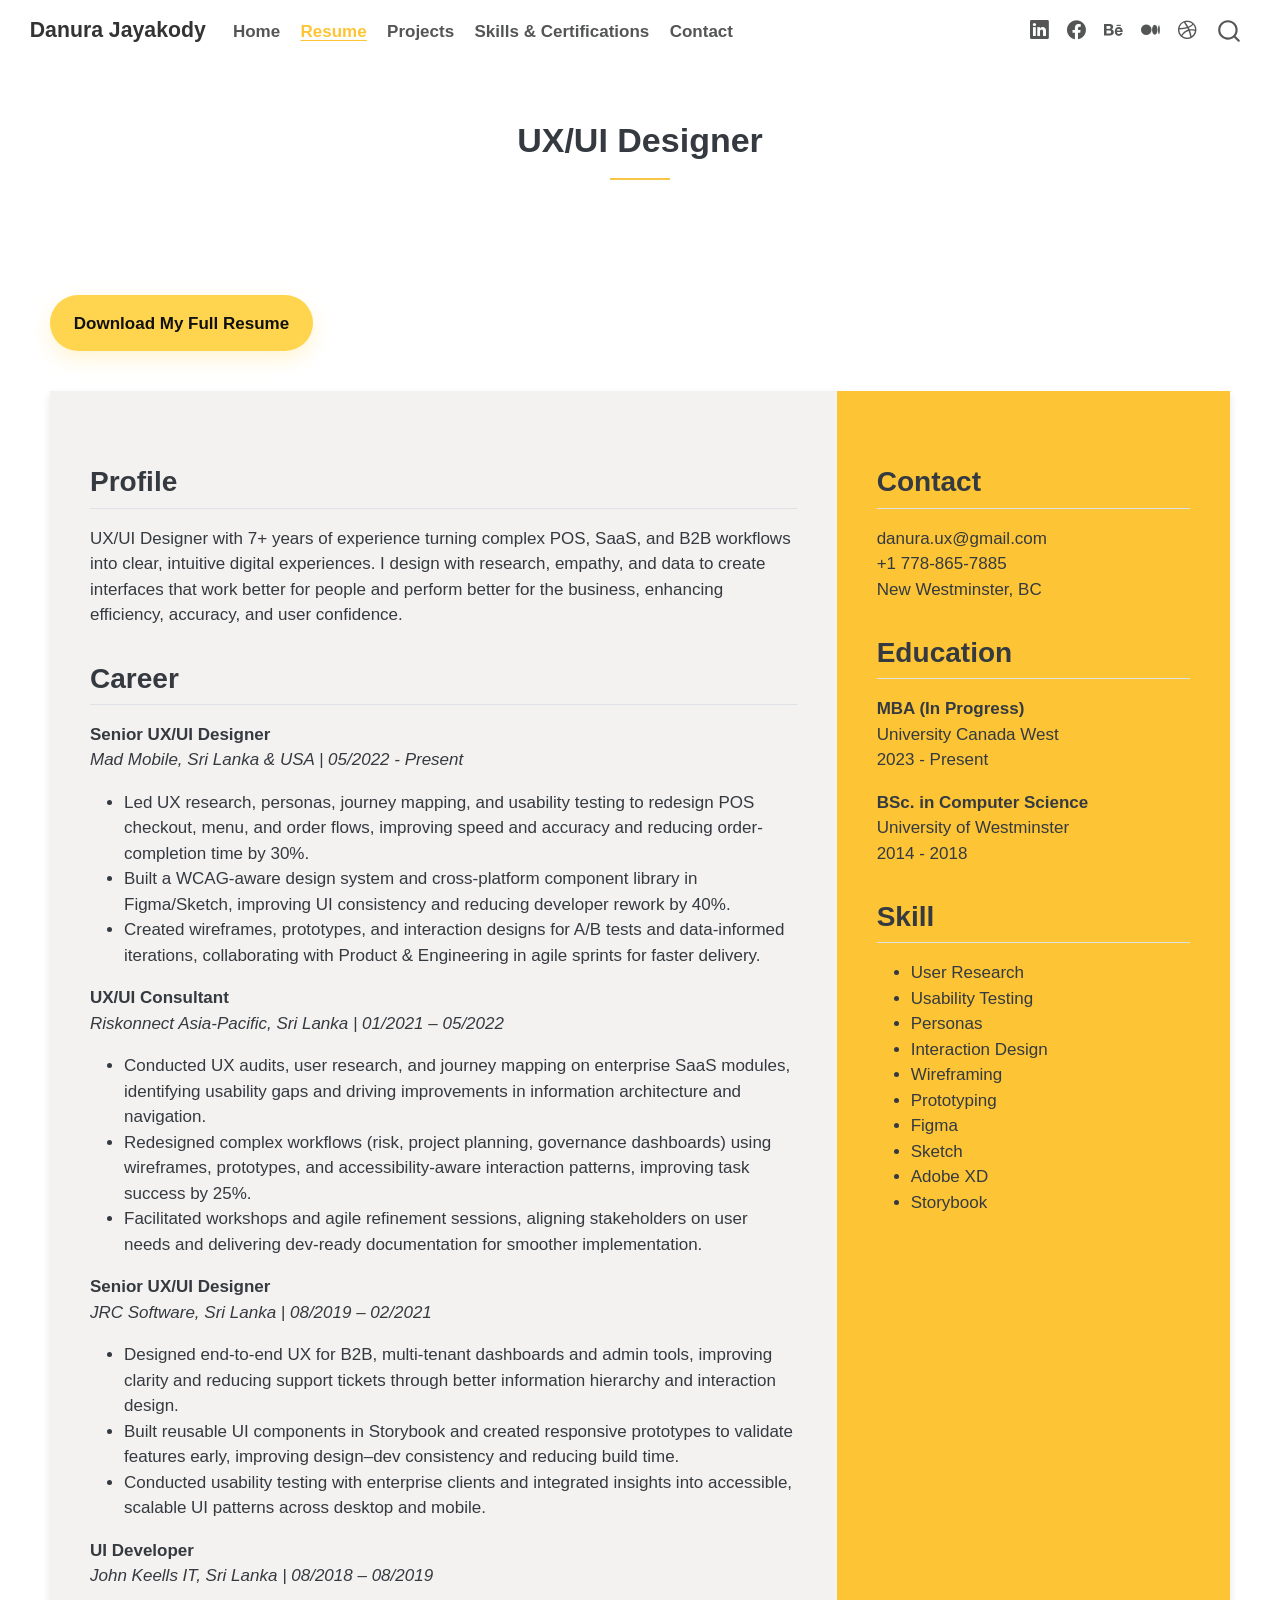
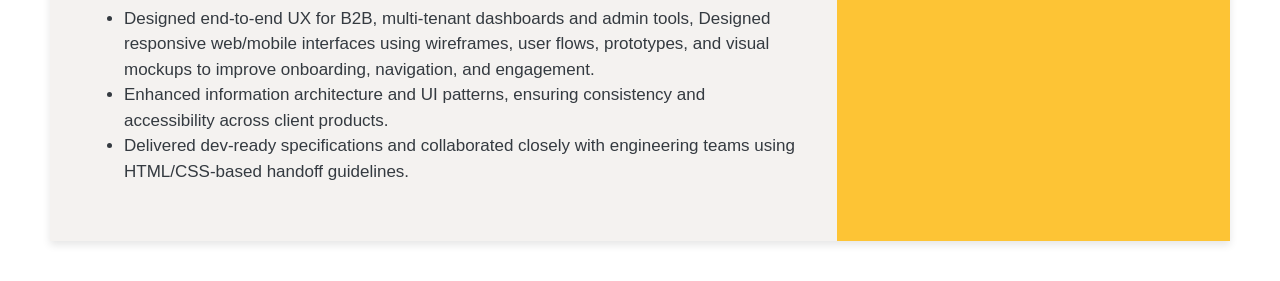
<file: resume.html>
<!DOCTYPE html>
<html xmlns="http://www.w3.org/1999/xhtml" lang="en" xml:lang="en"><head>

<meta charset="utf-8">
<meta name="generator" content="quarto-1.8.26">

<meta name="viewport" content="width=device-width, initial-scale=1.0, user-scalable=yes">
<link rel="icon" href="images/favicon.png" type="image/png">

<title>resume – Danura Jayakody</title>
<style>
code{white-space: pre-wrap;}
span.smallcaps{font-variant: small-caps;}
div.columns{display: flex; gap: min(4vw, 1.5em);}
div.column{flex: auto; overflow-x: auto;}
div.hanging-indent{margin-left: 1.5em; text-indent: -1.5em;}
ul.task-list{list-style: none;}
ul.task-list li input[type="checkbox"] {
  width: 0.8em;
  margin: 0 0.8em 0.2em -1em; /* quarto-specific, see https://github.com/quarto-dev/quarto-cli/issues/4556 */ 
  vertical-align: middle;
}
</style>


<script src="site_libs/quarto-nav/quarto-nav.js"></script>
<script src="site_libs/quarto-nav/headroom.min.js"></script>
<script src="site_libs/clipboard/clipboard.min.js"></script>
<script src="site_libs/quarto-search/autocomplete.umd.js"></script>
<script src="site_libs/quarto-search/fuse.min.js"></script>
<script src="site_libs/quarto-search/quarto-search.js"></script>
<meta name="quarto:offset" content="./">
<script src="site_libs/quarto-html/quarto.js" type="module"></script>
<script src="site_libs/quarto-html/tabsets/tabsets.js" type="module"></script>
<script src="site_libs/quarto-html/axe/axe-check.js" type="module"></script>
<script src="site_libs/quarto-html/popper.min.js"></script>
<script src="site_libs/quarto-html/tippy.umd.min.js"></script>
<script src="site_libs/quarto-html/anchor.min.js"></script>
<link href="site_libs/quarto-html/tippy.css" rel="stylesheet">
<link href="site_libs/quarto-html/quarto-syntax-highlighting-587c61ba64f3a5504c4d52d930310e48.css" rel="stylesheet" id="quarto-text-highlighting-styles">
<script src="site_libs/bootstrap/bootstrap.min.js"></script>
<link href="site_libs/bootstrap/bootstrap-icons.css" rel="stylesheet">
<link href="site_libs/bootstrap/bootstrap-5b4ad623e5705c0698d39aec6f10cf02.min.css" rel="stylesheet" append-hash="true" id="quarto-bootstrap" data-mode="light">
<script id="quarto-search-options" type="application/json">{
  "location": "navbar",
  "copy-button": false,
  "collapse-after": 3,
  "panel-placement": "end",
  "type": "overlay",
  "limit": 50,
  "keyboard-shortcut": [
    "f",
    "/",
    "s"
  ],
  "show-item-context": false,
  "language": {
    "search-no-results-text": "No results",
    "search-matching-documents-text": "matching documents",
    "search-copy-link-title": "Copy link to search",
    "search-hide-matches-text": "Hide additional matches",
    "search-more-match-text": "more match in this document",
    "search-more-matches-text": "more matches in this document",
    "search-clear-button-title": "Clear",
    "search-text-placeholder": "",
    "search-detached-cancel-button-title": "Cancel",
    "search-submit-button-title": "Submit",
    "search-label": "Search"
  }
}</script>


<link rel="stylesheet" href="styles.css">
</head>

<body class="nav-fixed fullcontent quarto-light">

<div id="quarto-search-results"></div>
  <header id="quarto-header" class="headroom fixed-top">
    <nav class="navbar navbar-expand-lg " data-bs-theme="dark">
      <div class="navbar-container container-fluid">
      <div class="navbar-brand-container mx-auto">
    <a class="navbar-brand" href="./index.html">
    <span class="navbar-title">Danura Jayakody</span>
    </a>
  </div>
            <div id="quarto-search" class="" title="Search"></div>
          <button class="navbar-toggler" type="button" data-bs-toggle="collapse" data-bs-target="#navbarCollapse" aria-controls="navbarCollapse" role="menu" aria-expanded="false" aria-label="Toggle navigation" onclick="if (window.quartoToggleHeadroom) { window.quartoToggleHeadroom(); }">
  <span class="navbar-toggler-icon"></span>
</button>
          <div class="collapse navbar-collapse" id="navbarCollapse">
            <ul class="navbar-nav navbar-nav-scroll me-auto">
  <li class="nav-item">
    <a class="nav-link" href="./index.html"> 
<span class="menu-text">Home</span></a>
  </li>  
  <li class="nav-item">
    <a class="nav-link active" href="./resume.html" aria-current="page"> 
<span class="menu-text">Resume</span></a>
  </li>  
  <li class="nav-item">
    <a class="nav-link" href="./projects.html"> 
<span class="menu-text">Projects</span></a>
  </li>  
  <li class="nav-item">
    <a class="nav-link" href="./skills.html"> 
<span class="menu-text">Skills &amp; Certifications</span></a>
  </li>  
  <li class="nav-item">
    <a class="nav-link" href="./contact.html"> 
<span class="menu-text">Contact</span></a>
  </li>  
</ul>
            <ul class="navbar-nav navbar-nav-scroll ms-auto">
  <li class="nav-item compact">
    <a class="nav-link" href="https://www.linkedin.com/in/danura-jayakody/"> <i class="bi bi-linkedin" role="img" aria-label="LinkedIn">
</i> 
<span class="menu-text"></span></a>
  </li>  
  <li class="nav-item compact">
    <a class="nav-link" href="https://www.facebook.com/ishara.danura/"> <i class="bi bi-facebook" role="img" aria-label="Facebook">
</i> 
<span class="menu-text"></span></a>
  </li>  
  <li class="nav-item compact">
    <a class="nav-link" href="https://www.behance.net/danurajayakody"> <i class="bi bi-behance" role="img" aria-label="Behance">
</i> 
<span class="menu-text"></span></a>
  </li>  
  <li class="nav-item compact">
    <a class="nav-link" href="https://medium.com/@danurajayakody"> <i class="bi bi-medium" role="img" aria-label="Medium">
</i> 
<span class="menu-text"></span></a>
  </li>  
  <li class="nav-item compact">
    <a class="nav-link" href="https://dribbble.com/danurajayakody"> <i class="bi bi-dribbble" role="img" aria-label="Dribble">
</i> 
<span class="menu-text"></span></a>
  </li>  
</ul>
          </div> <!-- /navcollapse -->
            <div class="quarto-navbar-tools">
</div>
      </div> <!-- /container-fluid -->
    </nav>
</header>
<!-- content -->
<div id="quarto-content" class="quarto-container page-columns page-rows-contents page-layout-article page-navbar">
<!-- sidebar -->
<!-- margin-sidebar -->
    
<!-- main -->
<main class="content" id="quarto-document-content"><header id="title-block-header" class="quarto-title-block"></header>




<section id="uxui-designer" class="level1 page-title">
<h1>UX/UI Designer</h1>
</section>
<p><a href="files/Danura-Jayakody-Resume.pdf" class="resume-btn" target="_blank">Download My Full Resume</a></p>
<div class="resume-container">
<div class="resume-main">
<section id="profile" class="level2 pill-header">
<h2 class="pill-header anchored" data-anchor-id="profile">Profile</h2>
<p>UX/UI Designer with 7+ years of experience turning complex POS, SaaS, and B2B workflows into clear, intuitive digital experiences. I design with research, empathy, and data to create interfaces that work better for people and perform better for the business, enhancing efficiency, accuracy, and user confidence.</p>
</section>
<section id="career" class="level2 pill-header">
<h2 class="pill-header anchored" data-anchor-id="career">Career</h2>
<p><strong>Senior UX/UI Designer</strong><br>
<em>Mad Mobile, Sri Lanka &amp; USA | 05/2022 - Present</em></p>
<ul>
<li>Led UX research, personas, journey mapping, and usability testing to redesign POS checkout, menu, and order flows, improving speed and accuracy and reducing order-completion time by 30%.</li>
<li>Built a WCAG-aware design system and cross-platform component library in Figma/Sketch, improving UI consistency and reducing developer rework by 40%.</li>
<li>Created wireframes, prototypes, and interaction designs for A/B tests and data-informed iterations, collaborating with Product &amp; Engineering in agile sprints for faster delivery.</li>
</ul>
<p><strong>UX/UI Consultant</strong><br>
<em>Riskonnect Asia-Pacific, Sri Lanka | 01/2021 – 05/2022</em></p>
<ul>
<li>Conducted UX audits, user research, and journey mapping on enterprise SaaS modules, identifying usability gaps and driving improvements in information architecture and navigation.</li>
<li>Redesigned complex workflows (risk, project planning, governance dashboards) using wireframes, prototypes, and accessibility-aware interaction patterns, improving task success by 25%.</li>
<li>Facilitated workshops and agile refinement sessions, aligning stakeholders on user needs and delivering dev-ready documentation for smoother implementation.</li>
</ul>
<p><strong>Senior UX/UI Designer</strong><br>
<em>JRC Software, Sri Lanka | 08/2019 – 02/2021</em></p>
<ul>
<li>Designed end-to-end UX for B2B, multi-tenant dashboards and admin tools, improving clarity and reducing support tickets through better information hierarchy and interaction design.</li>
<li>Built reusable UI components in Storybook and created responsive prototypes to validate features early, improving design–dev consistency and reducing build time.</li>
<li>Conducted usability testing with enterprise clients and integrated insights into accessible, scalable UI patterns across desktop and mobile.</li>
</ul>
<p><strong>UI Developer</strong><br>
<em>John Keells IT, Sri Lanka | 08/2018 – 08/2019</em></p>
<ul>
<li>Designed end-to-end UX for B2B, multi-tenant dashboards and admin tools, Designed responsive web/mobile interfaces using wireframes, user flows, prototypes, and visual mockups to improve onboarding, navigation, and engagement.</li>
<li>Enhanced information architecture and UI patterns, ensuring consistency and accessibility across client products.</li>
<li>Delivered dev-ready specifications and collaborated closely with engineering teams using HTML/CSS-based handoff guidelines.</li>
</ul>
</section>
</div>
<div class="resume-sidebar">
<section id="contact" class="level2 pill-header">
<h2 class="pill-header anchored" data-anchor-id="contact">Contact</h2>
<p>danura.ux@gmail.com<br>
+1 778-865-7885<br>
New Westminster, BC</p>
</section>
<section id="education" class="level2 pill-header">
<h2 class="pill-header anchored" data-anchor-id="education">Education</h2>
<p><strong>MBA (In Progress)</strong><br>
University Canada West<br>
2023 - Present</p>
<p><strong>BSc. in Computer Science</strong><br>
University of Westminster<br>
2014 - 2018</p>
</section>
<section id="skill" class="level2 pill-header">
<h2 class="pill-header anchored" data-anchor-id="skill">Skill</h2>
<ul>
<li>User Research</li>
<li>Usability Testing</li>
<li>Personas</li>
<li>Interaction Design</li>
<li>Wireframing</li>
<li>Prototyping</li>
<li>Figma</li>
<li>Sketch</li>
<li>Adobe XD</li>
<li>Storybook</li>
</ul>
</section>
</div>
</div>



</main> <!-- /main -->
<script id="quarto-html-after-body" type="application/javascript">
  window.document.addEventListener("DOMContentLoaded", function (event) {
    const icon = "";
    const anchorJS = new window.AnchorJS();
    anchorJS.options = {
      placement: 'right',
      icon: icon
    };
    anchorJS.add('.anchored');
    const isCodeAnnotation = (el) => {
      for (const clz of el.classList) {
        if (clz.startsWith('code-annotation-')) {                     
          return true;
        }
      }
      return false;
    }
    const onCopySuccess = function(e) {
      // button target
      const button = e.trigger;
      // don't keep focus
      button.blur();
      // flash "checked"
      button.classList.add('code-copy-button-checked');
      var currentTitle = button.getAttribute("title");
      button.setAttribute("title", "Copied!");
      let tooltip;
      if (window.bootstrap) {
        button.setAttribute("data-bs-toggle", "tooltip");
        button.setAttribute("data-bs-placement", "left");
        button.setAttribute("data-bs-title", "Copied!");
        tooltip = new bootstrap.Tooltip(button, 
          { trigger: "manual", 
            customClass: "code-copy-button-tooltip",
            offset: [0, -8]});
        tooltip.show();    
      }
      setTimeout(function() {
        if (tooltip) {
          tooltip.hide();
          button.removeAttribute("data-bs-title");
          button.removeAttribute("data-bs-toggle");
          button.removeAttribute("data-bs-placement");
        }
        button.setAttribute("title", currentTitle);
        button.classList.remove('code-copy-button-checked');
      }, 1000);
      // clear code selection
      e.clearSelection();
    }
    const getTextToCopy = function(trigger) {
      const outerScaffold = trigger.parentElement.cloneNode(true);
      const codeEl = outerScaffold.querySelector('code');
      for (const childEl of codeEl.children) {
        if (isCodeAnnotation(childEl)) {
          childEl.remove();
        }
      }
      return codeEl.innerText;
    }
    const clipboard = new window.ClipboardJS('.code-copy-button:not([data-in-quarto-modal])', {
      text: getTextToCopy
    });
    clipboard.on('success', onCopySuccess);
    if (window.document.getElementById('quarto-embedded-source-code-modal')) {
      const clipboardModal = new window.ClipboardJS('.code-copy-button[data-in-quarto-modal]', {
        text: getTextToCopy,
        container: window.document.getElementById('quarto-embedded-source-code-modal')
      });
      clipboardModal.on('success', onCopySuccess);
    }
      var localhostRegex = new RegExp(/^(?:http|https):\/\/localhost\:?[0-9]*\//);
      var mailtoRegex = new RegExp(/^mailto:/);
        var filterRegex = new RegExp('/' + window.location.host + '/');
      var isInternal = (href) => {
          return filterRegex.test(href) || localhostRegex.test(href) || mailtoRegex.test(href);
      }
      // Inspect non-navigation links and adorn them if external
     var links = window.document.querySelectorAll('a[href]:not(.nav-link):not(.navbar-brand):not(.toc-action):not(.sidebar-link):not(.sidebar-item-toggle):not(.pagination-link):not(.no-external):not([aria-hidden]):not(.dropdown-item):not(.quarto-navigation-tool):not(.about-link)');
      for (var i=0; i<links.length; i++) {
        const link = links[i];
        if (!isInternal(link.href)) {
          // undo the damage that might have been done by quarto-nav.js in the case of
          // links that we want to consider external
          if (link.dataset.originalHref !== undefined) {
            link.href = link.dataset.originalHref;
          }
        }
      }
    function tippyHover(el, contentFn, onTriggerFn, onUntriggerFn) {
      const config = {
        allowHTML: true,
        maxWidth: 500,
        delay: 100,
        arrow: false,
        appendTo: function(el) {
            return el.parentElement;
        },
        interactive: true,
        interactiveBorder: 10,
        theme: 'quarto',
        placement: 'bottom-start',
      };
      if (contentFn) {
        config.content = contentFn;
      }
      if (onTriggerFn) {
        config.onTrigger = onTriggerFn;
      }
      if (onUntriggerFn) {
        config.onUntrigger = onUntriggerFn;
      }
      window.tippy(el, config); 
    }
    const noterefs = window.document.querySelectorAll('a[role="doc-noteref"]');
    for (var i=0; i<noterefs.length; i++) {
      const ref = noterefs[i];
      tippyHover(ref, function() {
        // use id or data attribute instead here
        let href = ref.getAttribute('data-footnote-href') || ref.getAttribute('href');
        try { href = new URL(href).hash; } catch {}
        const id = href.replace(/^#\/?/, "");
        const note = window.document.getElementById(id);
        if (note) {
          return note.innerHTML;
        } else {
          return "";
        }
      });
    }
    const xrefs = window.document.querySelectorAll('a.quarto-xref');
    const processXRef = (id, note) => {
      // Strip column container classes
      const stripColumnClz = (el) => {
        el.classList.remove("page-full", "page-columns");
        if (el.children) {
          for (const child of el.children) {
            stripColumnClz(child);
          }
        }
      }
      stripColumnClz(note)
      if (id === null || id.startsWith('sec-')) {
        // Special case sections, only their first couple elements
        const container = document.createElement("div");
        if (note.children && note.children.length > 2) {
          container.appendChild(note.children[0].cloneNode(true));
          for (let i = 1; i < note.children.length; i++) {
            const child = note.children[i];
            if (child.tagName === "P" && child.innerText === "") {
              continue;
            } else {
              container.appendChild(child.cloneNode(true));
              break;
            }
          }
          if (window.Quarto?.typesetMath) {
            window.Quarto.typesetMath(container);
          }
          return container.innerHTML
        } else {
          if (window.Quarto?.typesetMath) {
            window.Quarto.typesetMath(note);
          }
          return note.innerHTML;
        }
      } else {
        // Remove any anchor links if they are present
        const anchorLink = note.querySelector('a.anchorjs-link');
        if (anchorLink) {
          anchorLink.remove();
        }
        if (window.Quarto?.typesetMath) {
          window.Quarto.typesetMath(note);
        }
        if (note.classList.contains("callout")) {
          return note.outerHTML;
        } else {
          return note.innerHTML;
        }
      }
    }
    for (var i=0; i<xrefs.length; i++) {
      const xref = xrefs[i];
      tippyHover(xref, undefined, function(instance) {
        instance.disable();
        let url = xref.getAttribute('href');
        let hash = undefined; 
        if (url.startsWith('#')) {
          hash = url;
        } else {
          try { hash = new URL(url).hash; } catch {}
        }
        if (hash) {
          const id = hash.replace(/^#\/?/, "");
          const note = window.document.getElementById(id);
          if (note !== null) {
            try {
              const html = processXRef(id, note.cloneNode(true));
              instance.setContent(html);
            } finally {
              instance.enable();
              instance.show();
            }
          } else {
            // See if we can fetch this
            fetch(url.split('#')[0])
            .then(res => res.text())
            .then(html => {
              const parser = new DOMParser();
              const htmlDoc = parser.parseFromString(html, "text/html");
              const note = htmlDoc.getElementById(id);
              if (note !== null) {
                const html = processXRef(id, note);
                instance.setContent(html);
              } 
            }).finally(() => {
              instance.enable();
              instance.show();
            });
          }
        } else {
          // See if we can fetch a full url (with no hash to target)
          // This is a special case and we should probably do some content thinning / targeting
          fetch(url)
          .then(res => res.text())
          .then(html => {
            const parser = new DOMParser();
            const htmlDoc = parser.parseFromString(html, "text/html");
            const note = htmlDoc.querySelector('main.content');
            if (note !== null) {
              // This should only happen for chapter cross references
              // (since there is no id in the URL)
              // remove the first header
              if (note.children.length > 0 && note.children[0].tagName === "HEADER") {
                note.children[0].remove();
              }
              const html = processXRef(null, note);
              instance.setContent(html);
            } 
          }).finally(() => {
            instance.enable();
            instance.show();
          });
        }
      }, function(instance) {
      });
    }
        let selectedAnnoteEl;
        const selectorForAnnotation = ( cell, annotation) => {
          let cellAttr = 'data-code-cell="' + cell + '"';
          let lineAttr = 'data-code-annotation="' +  annotation + '"';
          const selector = 'span[' + cellAttr + '][' + lineAttr + ']';
          return selector;
        }
        const selectCodeLines = (annoteEl) => {
          const doc = window.document;
          const targetCell = annoteEl.getAttribute("data-target-cell");
          const targetAnnotation = annoteEl.getAttribute("data-target-annotation");
          const annoteSpan = window.document.querySelector(selectorForAnnotation(targetCell, targetAnnotation));
          const lines = annoteSpan.getAttribute("data-code-lines").split(",");
          const lineIds = lines.map((line) => {
            return targetCell + "-" + line;
          })
          let top = null;
          let height = null;
          let parent = null;
          if (lineIds.length > 0) {
              //compute the position of the single el (top and bottom and make a div)
              const el = window.document.getElementById(lineIds[0]);
              top = el.offsetTop;
              height = el.offsetHeight;
              parent = el.parentElement.parentElement;
            if (lineIds.length > 1) {
              const lastEl = window.document.getElementById(lineIds[lineIds.length - 1]);
              const bottom = lastEl.offsetTop + lastEl.offsetHeight;
              height = bottom - top;
            }
            if (top !== null && height !== null && parent !== null) {
              // cook up a div (if necessary) and position it 
              let div = window.document.getElementById("code-annotation-line-highlight");
              if (div === null) {
                div = window.document.createElement("div");
                div.setAttribute("id", "code-annotation-line-highlight");
                div.style.position = 'absolute';
                parent.appendChild(div);
              }
              div.style.top = top - 2 + "px";
              div.style.height = height + 4 + "px";
              div.style.left = 0;
              let gutterDiv = window.document.getElementById("code-annotation-line-highlight-gutter");
              if (gutterDiv === null) {
                gutterDiv = window.document.createElement("div");
                gutterDiv.setAttribute("id", "code-annotation-line-highlight-gutter");
                gutterDiv.style.position = 'absolute';
                const codeCell = window.document.getElementById(targetCell);
                const gutter = codeCell.querySelector('.code-annotation-gutter');
                gutter.appendChild(gutterDiv);
              }
              gutterDiv.style.top = top - 2 + "px";
              gutterDiv.style.height = height + 4 + "px";
            }
            selectedAnnoteEl = annoteEl;
          }
        };
        const unselectCodeLines = () => {
          const elementsIds = ["code-annotation-line-highlight", "code-annotation-line-highlight-gutter"];
          elementsIds.forEach((elId) => {
            const div = window.document.getElementById(elId);
            if (div) {
              div.remove();
            }
          });
          selectedAnnoteEl = undefined;
        };
          // Handle positioning of the toggle
      window.addEventListener(
        "resize",
        throttle(() => {
          elRect = undefined;
          if (selectedAnnoteEl) {
            selectCodeLines(selectedAnnoteEl);
          }
        }, 10)
      );
      function throttle(fn, ms) {
      let throttle = false;
      let timer;
        return (...args) => {
          if(!throttle) { // first call gets through
              fn.apply(this, args);
              throttle = true;
          } else { // all the others get throttled
              if(timer) clearTimeout(timer); // cancel #2
              timer = setTimeout(() => {
                fn.apply(this, args);
                timer = throttle = false;
              }, ms);
          }
        };
      }
        // Attach click handler to the DT
        const annoteDls = window.document.querySelectorAll('dt[data-target-cell]');
        for (const annoteDlNode of annoteDls) {
          annoteDlNode.addEventListener('click', (event) => {
            const clickedEl = event.target;
            if (clickedEl !== selectedAnnoteEl) {
              unselectCodeLines();
              const activeEl = window.document.querySelector('dt[data-target-cell].code-annotation-active');
              if (activeEl) {
                activeEl.classList.remove('code-annotation-active');
              }
              selectCodeLines(clickedEl);
              clickedEl.classList.add('code-annotation-active');
            } else {
              // Unselect the line
              unselectCodeLines();
              clickedEl.classList.remove('code-annotation-active');
            }
          });
        }
    const findCites = (el) => {
      const parentEl = el.parentElement;
      if (parentEl) {
        const cites = parentEl.dataset.cites;
        if (cites) {
          return {
            el,
            cites: cites.split(' ')
          };
        } else {
          return findCites(el.parentElement)
        }
      } else {
        return undefined;
      }
    };
    var bibliorefs = window.document.querySelectorAll('a[role="doc-biblioref"]');
    for (var i=0; i<bibliorefs.length; i++) {
      const ref = bibliorefs[i];
      const citeInfo = findCites(ref);
      if (citeInfo) {
        tippyHover(citeInfo.el, function() {
          var popup = window.document.createElement('div');
          citeInfo.cites.forEach(function(cite) {
            var citeDiv = window.document.createElement('div');
            citeDiv.classList.add('hanging-indent');
            citeDiv.classList.add('csl-entry');
            var biblioDiv = window.document.getElementById('ref-' + cite);
            if (biblioDiv) {
              citeDiv.innerHTML = biblioDiv.innerHTML;
            }
            popup.appendChild(citeDiv);
          });
          return popup.innerHTML;
        });
      }
    }
  });
  </script>
</div> <!-- /content -->




</body></html>
</file>
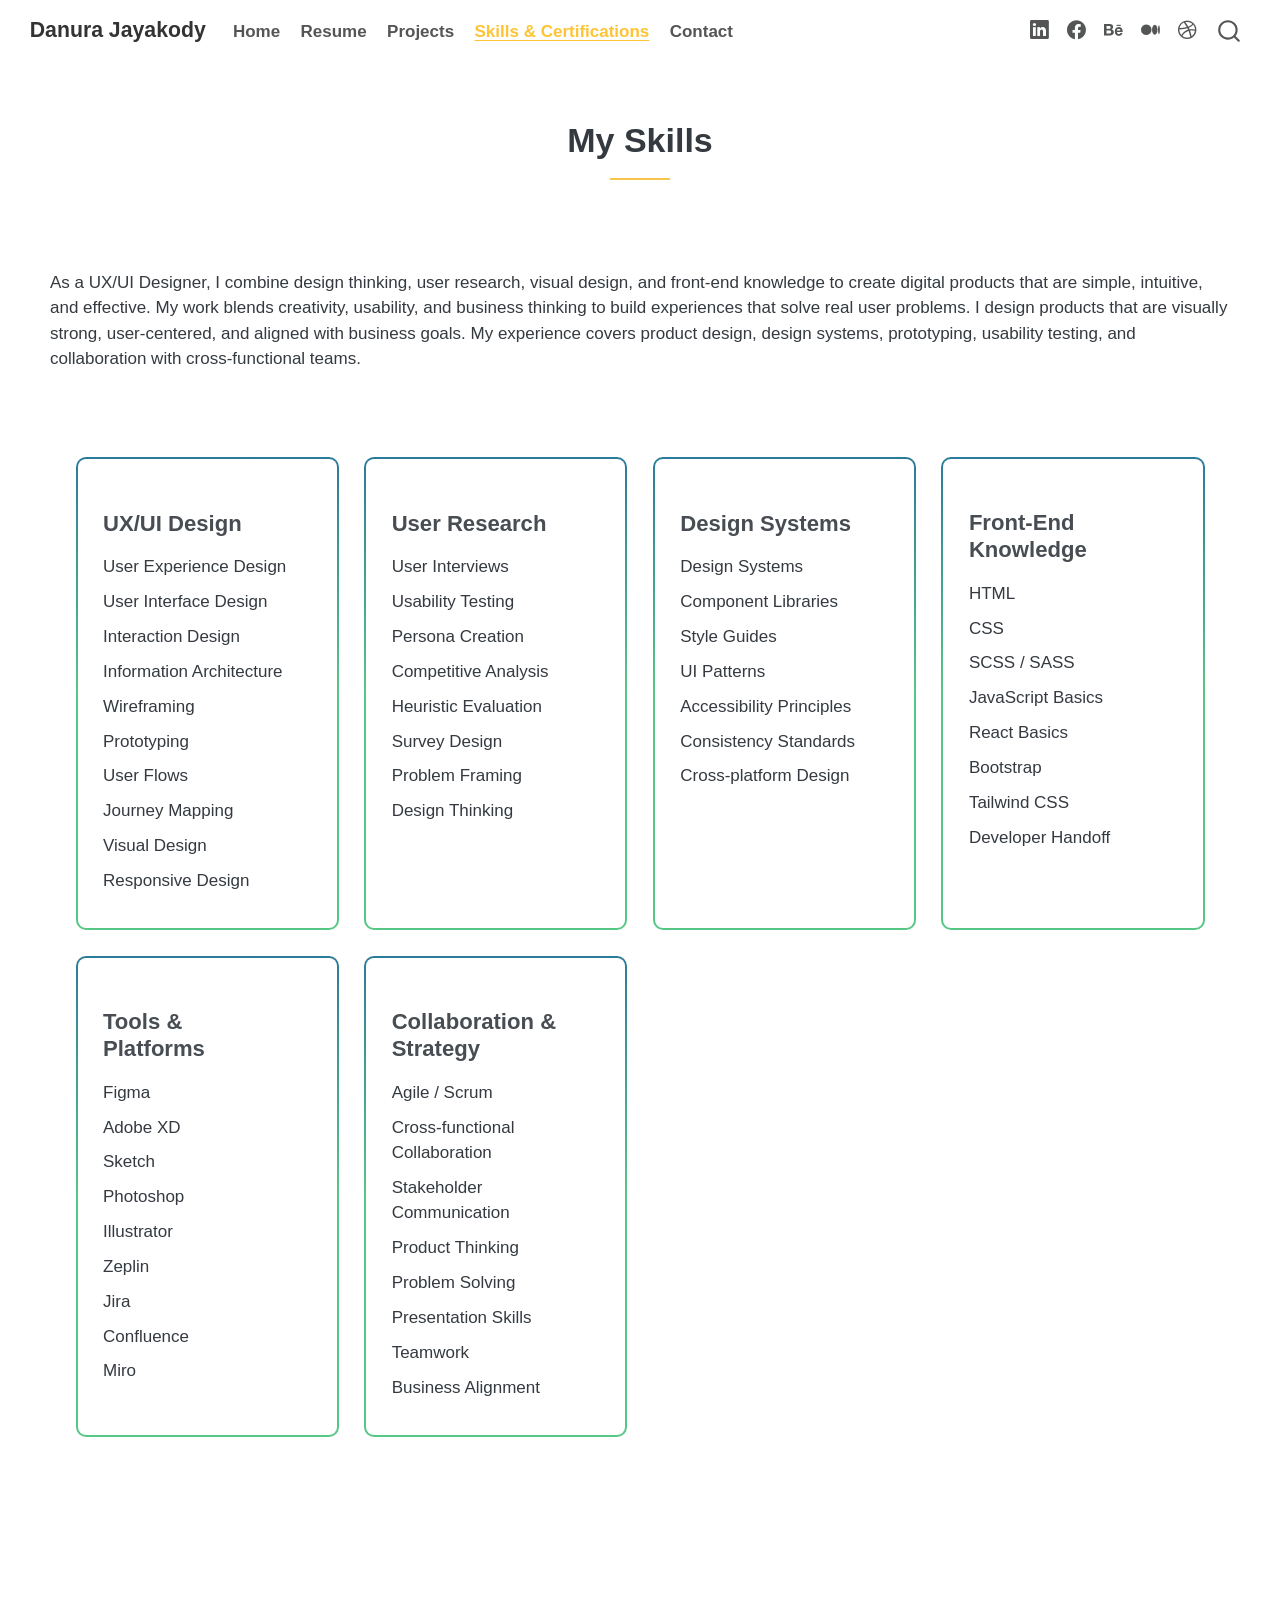
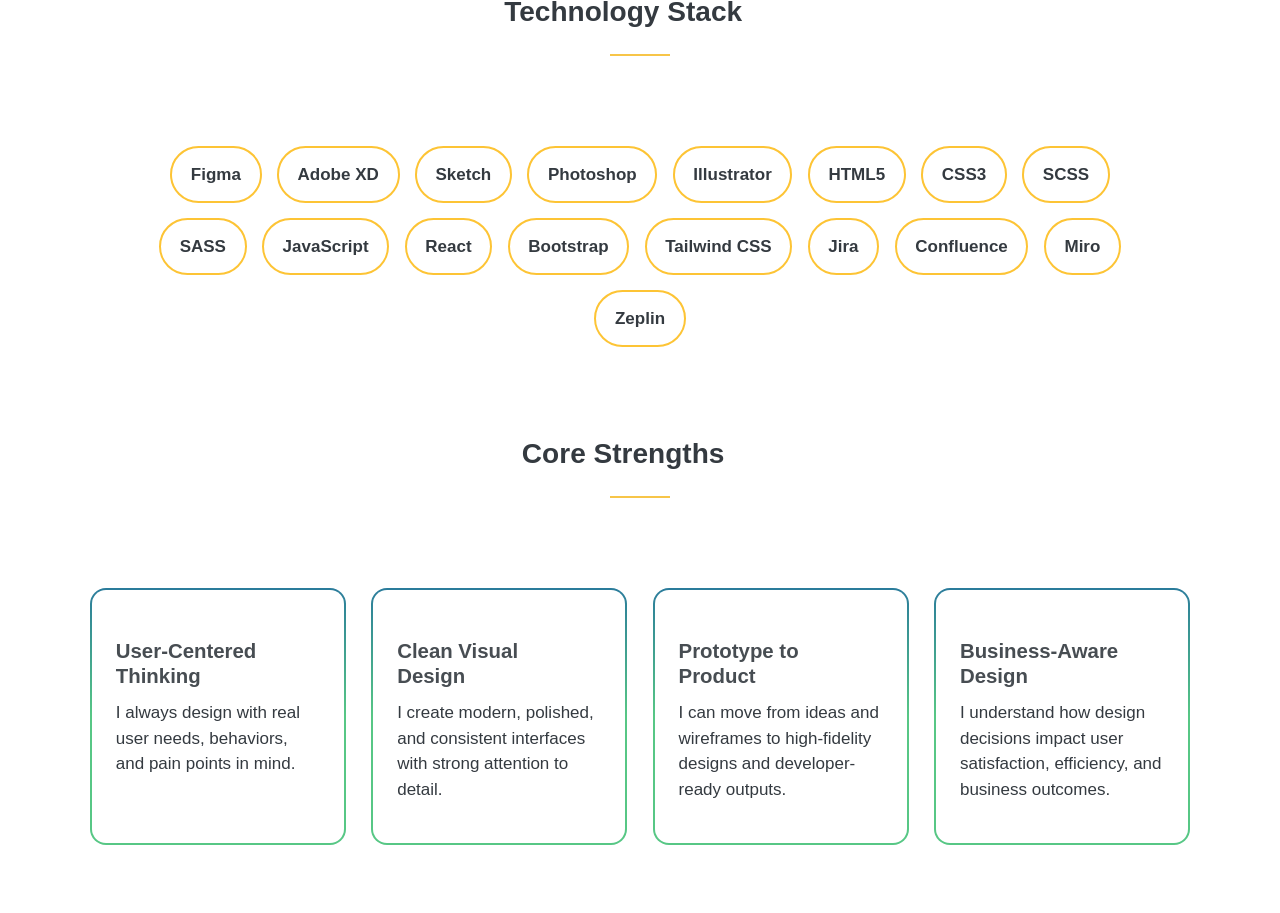
<file: skills.html>
<!DOCTYPE html>
<html xmlns="http://www.w3.org/1999/xhtml" lang="en" xml:lang="en"><head>

<meta charset="utf-8">
<meta name="generator" content="quarto-1.8.26">

<meta name="viewport" content="width=device-width, initial-scale=1.0, user-scalable=yes">
<link rel="icon" href="images/favicon.png" type="image/png">

<title>skills – Danura Jayakody</title>
<style>
code{white-space: pre-wrap;}
span.smallcaps{font-variant: small-caps;}
div.columns{display: flex; gap: min(4vw, 1.5em);}
div.column{flex: auto; overflow-x: auto;}
div.hanging-indent{margin-left: 1.5em; text-indent: -1.5em;}
ul.task-list{list-style: none;}
ul.task-list li input[type="checkbox"] {
  width: 0.8em;
  margin: 0 0.8em 0.2em -1em; /* quarto-specific, see https://github.com/quarto-dev/quarto-cli/issues/4556 */ 
  vertical-align: middle;
}
</style>


<script src="site_libs/quarto-nav/quarto-nav.js"></script>
<script src="site_libs/quarto-nav/headroom.min.js"></script>
<script src="site_libs/clipboard/clipboard.min.js"></script>
<script src="site_libs/quarto-search/autocomplete.umd.js"></script>
<script src="site_libs/quarto-search/fuse.min.js"></script>
<script src="site_libs/quarto-search/quarto-search.js"></script>
<meta name="quarto:offset" content="./">
<script src="site_libs/quarto-html/quarto.js" type="module"></script>
<script src="site_libs/quarto-html/tabsets/tabsets.js" type="module"></script>
<script src="site_libs/quarto-html/axe/axe-check.js" type="module"></script>
<script src="site_libs/quarto-html/popper.min.js"></script>
<script src="site_libs/quarto-html/tippy.umd.min.js"></script>
<script src="site_libs/quarto-html/anchor.min.js"></script>
<link href="site_libs/quarto-html/tippy.css" rel="stylesheet">
<link href="site_libs/quarto-html/quarto-syntax-highlighting-587c61ba64f3a5504c4d52d930310e48.css" rel="stylesheet" id="quarto-text-highlighting-styles">
<script src="site_libs/bootstrap/bootstrap.min.js"></script>
<link href="site_libs/bootstrap/bootstrap-icons.css" rel="stylesheet">
<link href="site_libs/bootstrap/bootstrap-5b4ad623e5705c0698d39aec6f10cf02.min.css" rel="stylesheet" append-hash="true" id="quarto-bootstrap" data-mode="light">
<script id="quarto-search-options" type="application/json">{
  "location": "navbar",
  "copy-button": false,
  "collapse-after": 3,
  "panel-placement": "end",
  "type": "overlay",
  "limit": 50,
  "keyboard-shortcut": [
    "f",
    "/",
    "s"
  ],
  "show-item-context": false,
  "language": {
    "search-no-results-text": "No results",
    "search-matching-documents-text": "matching documents",
    "search-copy-link-title": "Copy link to search",
    "search-hide-matches-text": "Hide additional matches",
    "search-more-match-text": "more match in this document",
    "search-more-matches-text": "more matches in this document",
    "search-clear-button-title": "Clear",
    "search-text-placeholder": "",
    "search-detached-cancel-button-title": "Cancel",
    "search-submit-button-title": "Submit",
    "search-label": "Search"
  }
}</script>


<link rel="stylesheet" href="styles.css">
</head>

<body class="nav-fixed fullcontent quarto-light">

<div id="quarto-search-results"></div>
  <header id="quarto-header" class="headroom fixed-top">
    <nav class="navbar navbar-expand-lg " data-bs-theme="dark">
      <div class="navbar-container container-fluid">
      <div class="navbar-brand-container mx-auto">
    <a class="navbar-brand" href="./index.html">
    <span class="navbar-title">Danura Jayakody</span>
    </a>
  </div>
            <div id="quarto-search" class="" title="Search"></div>
          <button class="navbar-toggler" type="button" data-bs-toggle="collapse" data-bs-target="#navbarCollapse" aria-controls="navbarCollapse" role="menu" aria-expanded="false" aria-label="Toggle navigation" onclick="if (window.quartoToggleHeadroom) { window.quartoToggleHeadroom(); }">
  <span class="navbar-toggler-icon"></span>
</button>
          <div class="collapse navbar-collapse" id="navbarCollapse">
            <ul class="navbar-nav navbar-nav-scroll me-auto">
  <li class="nav-item">
    <a class="nav-link" href="./index.html"> 
<span class="menu-text">Home</span></a>
  </li>  
  <li class="nav-item">
    <a class="nav-link" href="./resume.html"> 
<span class="menu-text">Resume</span></a>
  </li>  
  <li class="nav-item">
    <a class="nav-link" href="./projects.html"> 
<span class="menu-text">Projects</span></a>
  </li>  
  <li class="nav-item">
    <a class="nav-link active" href="./skills.html" aria-current="page"> 
<span class="menu-text">Skills &amp; Certifications</span></a>
  </li>  
  <li class="nav-item">
    <a class="nav-link" href="./contact.html"> 
<span class="menu-text">Contact</span></a>
  </li>  
</ul>
            <ul class="navbar-nav navbar-nav-scroll ms-auto">
  <li class="nav-item compact">
    <a class="nav-link" href="https://www.linkedin.com/in/danura-jayakody/"> <i class="bi bi-linkedin" role="img" aria-label="LinkedIn">
</i> 
<span class="menu-text"></span></a>
  </li>  
  <li class="nav-item compact">
    <a class="nav-link" href="https://www.facebook.com/ishara.danura/"> <i class="bi bi-facebook" role="img" aria-label="Facebook">
</i> 
<span class="menu-text"></span></a>
  </li>  
  <li class="nav-item compact">
    <a class="nav-link" href="https://www.behance.net/danurajayakody"> <i class="bi bi-behance" role="img" aria-label="Behance">
</i> 
<span class="menu-text"></span></a>
  </li>  
  <li class="nav-item compact">
    <a class="nav-link" href="https://medium.com/@danurajayakody"> <i class="bi bi-medium" role="img" aria-label="Medium">
</i> 
<span class="menu-text"></span></a>
  </li>  
  <li class="nav-item compact">
    <a class="nav-link" href="https://dribbble.com/danurajayakody"> <i class="bi bi-dribbble" role="img" aria-label="Dribble">
</i> 
<span class="menu-text"></span></a>
  </li>  
</ul>
          </div> <!-- /navcollapse -->
            <div class="quarto-navbar-tools">
</div>
      </div> <!-- /container-fluid -->
    </nav>
</header>
<!-- content -->
<div id="quarto-content" class="quarto-container page-columns page-rows-contents page-layout-article page-navbar">
<!-- sidebar -->
<!-- margin-sidebar -->
    
<!-- main -->
<main class="content" id="quarto-document-content"><header id="title-block-header" class="quarto-title-block"></header>




<section id="my-skills" class="level1 page-title">
<h1>My Skills</h1>
</section>
<div class="skills-contain">
<p>As a UX/UI Designer, I combine design thinking, user research, visual design, and front-end knowledge to create digital products that are simple, intuitive, and effective. My work blends creativity, usability, and business thinking to build experiences that solve real user problems. I design products that are visually strong, user-centered, and aligned with business goals. My experience covers product design, design systems, prototyping, usability testing, and collaboration with cross-functional teams.</p>
<div class="skills-wrapper">
<div class="skills-grid">
<section id="uxui-design" class="level3 skill-card">
<h3 class="anchored" data-anchor-id="uxui-design">UX/UI Design</h3>
<ul>
<li>User Experience Design<br>
</li>
<li>User Interface Design<br>
</li>
<li>Interaction Design<br>
</li>
<li>Information Architecture<br>
</li>
<li>Wireframing<br>
</li>
<li>Prototyping<br>
</li>
<li>User Flows<br>
</li>
<li>Journey Mapping<br>
</li>
<li>Visual Design<br>
</li>
<li>Responsive Design<br>
</li>
</ul>
</section>
<section id="user-research" class="level3 skill-card">
<h3 class="anchored" data-anchor-id="user-research">User Research</h3>
<ul>
<li>User Interviews<br>
</li>
<li>Usability Testing<br>
</li>
<li>Persona Creation<br>
</li>
<li>Competitive Analysis<br>
</li>
<li>Heuristic Evaluation<br>
</li>
<li>Survey Design<br>
</li>
<li>Problem Framing<br>
</li>
<li>Design Thinking<br>
</li>
</ul>
</section>
<section id="design-systems" class="level3 skill-card">
<h3 class="anchored" data-anchor-id="design-systems">Design Systems</h3>
<ul>
<li>Design Systems<br>
</li>
<li>Component Libraries<br>
</li>
<li>Style Guides<br>
</li>
<li>UI Patterns<br>
</li>
<li>Accessibility Principles<br>
</li>
<li>Consistency Standards<br>
</li>
<li>Cross-platform Design<br>
</li>
</ul>
</section>
<section id="front-end-knowledge" class="level3 skill-card">
<h3 class="anchored" data-anchor-id="front-end-knowledge">Front-End Knowledge</h3>
<ul>
<li>HTML<br>
</li>
<li>CSS<br>
</li>
<li>SCSS / SASS<br>
</li>
<li>JavaScript Basics<br>
</li>
<li>React Basics<br>
</li>
<li>Bootstrap<br>
</li>
<li>Tailwind CSS<br>
</li>
<li>Developer Handoff<br>
</li>
</ul>
</section>
<section id="tools-platforms" class="level3 skill-card">
<h3 class="anchored" data-anchor-id="tools-platforms">Tools &amp; Platforms</h3>
<ul>
<li>Figma<br>
</li>
<li>Adobe XD<br>
</li>
<li>Sketch<br>
</li>
<li>Photoshop<br>
</li>
<li>Illustrator<br>
</li>
<li>Zeplin<br>
</li>
<li>Jira<br>
</li>
<li>Confluence<br>
</li>
<li>Miro<br>
</li>
</ul>
</section>
<section id="collaboration-strategy" class="level3 skill-card">
<h3 class="anchored" data-anchor-id="collaboration-strategy">Collaboration &amp; Strategy</h3>
<ul>
<li>Agile / Scrum<br>
</li>
<li>Cross-functional Collaboration<br>
</li>
<li>Stakeholder Communication<br>
</li>
<li>Product Thinking<br>
</li>
<li>Problem Solving<br>
</li>
<li>Presentation Skills<br>
</li>
<li>Teamwork<br>
</li>
<li>Business Alignment<br>
</li>
</ul>
</section>
</div>
</div>
<section id="technology-stack" class="level2 page-title">
<h2 class="anchored" data-anchor-id="technology-stack">Technology Stack</h2>
</section>
<div class="tech-stack">
<div class="tech-pill">
<p>Figma</p>
</div>
<div class="tech-pill">
<p>Adobe XD</p>
</div>
<div class="tech-pill">
<p>Sketch</p>
</div>
<div class="tech-pill">
<p>Photoshop</p>
</div>
<div class="tech-pill">
<p>Illustrator</p>
</div>
<div class="tech-pill">
<p>HTML5</p>
</div>
<div class="tech-pill">
<p>CSS3</p>
</div>
<div class="tech-pill">
<p>SCSS</p>
</div>
<div class="tech-pill">
<p>SASS</p>
</div>
<div class="tech-pill">
<p>JavaScript</p>
</div>
<div class="tech-pill">
<p>React</p>
</div>
<div class="tech-pill">
<p>Bootstrap</p>
</div>
<div class="tech-pill">
<p>Tailwind CSS</p>
</div>
<div class="tech-pill">
<p>Jira</p>
</div>
<div class="tech-pill">
<p>Confluence</p>
</div>
<div class="tech-pill">
<p>Miro</p>
</div>
<div class="tech-pill">
<p>Zeplin</p>
</div>
</div>
<section id="core-strengths" class="level2 page-title">
<h2 class="anchored" data-anchor-id="core-strengths">Core Strengths</h2>
</section>
<div class="strengths-grid">
<section id="user-centered-thinking" class="level3 strength-card">
<h3 class="anchored" data-anchor-id="user-centered-thinking">User-Centered Thinking</h3>
<p>I always design with real user needs, behaviors, and pain points in mind.</p>
</section>
<section id="clean-visual-design" class="level3 strength-card">
<h3 class="anchored" data-anchor-id="clean-visual-design">Clean Visual Design</h3>
<p>I create modern, polished, and consistent interfaces with strong attention to detail.</p>
</section>
<section id="prototype-to-product" class="level3 strength-card">
<h3 class="anchored" data-anchor-id="prototype-to-product">Prototype to Product</h3>
<p>I can move from ideas and wireframes to high-fidelity designs and developer-ready outputs.</p>
</section>
<section id="business-aware-design" class="level3 strength-card">
<h3 class="anchored" data-anchor-id="business-aware-design">Business-Aware Design</h3>
<p>I understand how design decisions impact user satisfaction, efficiency, and business outcomes.</p>
</section>
</div>
</div>



</main> <!-- /main -->
<script id="quarto-html-after-body" type="application/javascript">
  window.document.addEventListener("DOMContentLoaded", function (event) {
    const icon = "";
    const anchorJS = new window.AnchorJS();
    anchorJS.options = {
      placement: 'right',
      icon: icon
    };
    anchorJS.add('.anchored');
    const isCodeAnnotation = (el) => {
      for (const clz of el.classList) {
        if (clz.startsWith('code-annotation-')) {                     
          return true;
        }
      }
      return false;
    }
    const onCopySuccess = function(e) {
      // button target
      const button = e.trigger;
      // don't keep focus
      button.blur();
      // flash "checked"
      button.classList.add('code-copy-button-checked');
      var currentTitle = button.getAttribute("title");
      button.setAttribute("title", "Copied!");
      let tooltip;
      if (window.bootstrap) {
        button.setAttribute("data-bs-toggle", "tooltip");
        button.setAttribute("data-bs-placement", "left");
        button.setAttribute("data-bs-title", "Copied!");
        tooltip = new bootstrap.Tooltip(button, 
          { trigger: "manual", 
            customClass: "code-copy-button-tooltip",
            offset: [0, -8]});
        tooltip.show();    
      }
      setTimeout(function() {
        if (tooltip) {
          tooltip.hide();
          button.removeAttribute("data-bs-title");
          button.removeAttribute("data-bs-toggle");
          button.removeAttribute("data-bs-placement");
        }
        button.setAttribute("title", currentTitle);
        button.classList.remove('code-copy-button-checked');
      }, 1000);
      // clear code selection
      e.clearSelection();
    }
    const getTextToCopy = function(trigger) {
      const outerScaffold = trigger.parentElement.cloneNode(true);
      const codeEl = outerScaffold.querySelector('code');
      for (const childEl of codeEl.children) {
        if (isCodeAnnotation(childEl)) {
          childEl.remove();
        }
      }
      return codeEl.innerText;
    }
    const clipboard = new window.ClipboardJS('.code-copy-button:not([data-in-quarto-modal])', {
      text: getTextToCopy
    });
    clipboard.on('success', onCopySuccess);
    if (window.document.getElementById('quarto-embedded-source-code-modal')) {
      const clipboardModal = new window.ClipboardJS('.code-copy-button[data-in-quarto-modal]', {
        text: getTextToCopy,
        container: window.document.getElementById('quarto-embedded-source-code-modal')
      });
      clipboardModal.on('success', onCopySuccess);
    }
      var localhostRegex = new RegExp(/^(?:http|https):\/\/localhost\:?[0-9]*\//);
      var mailtoRegex = new RegExp(/^mailto:/);
        var filterRegex = new RegExp('/' + window.location.host + '/');
      var isInternal = (href) => {
          return filterRegex.test(href) || localhostRegex.test(href) || mailtoRegex.test(href);
      }
      // Inspect non-navigation links and adorn them if external
     var links = window.document.querySelectorAll('a[href]:not(.nav-link):not(.navbar-brand):not(.toc-action):not(.sidebar-link):not(.sidebar-item-toggle):not(.pagination-link):not(.no-external):not([aria-hidden]):not(.dropdown-item):not(.quarto-navigation-tool):not(.about-link)');
      for (var i=0; i<links.length; i++) {
        const link = links[i];
        if (!isInternal(link.href)) {
          // undo the damage that might have been done by quarto-nav.js in the case of
          // links that we want to consider external
          if (link.dataset.originalHref !== undefined) {
            link.href = link.dataset.originalHref;
          }
        }
      }
    function tippyHover(el, contentFn, onTriggerFn, onUntriggerFn) {
      const config = {
        allowHTML: true,
        maxWidth: 500,
        delay: 100,
        arrow: false,
        appendTo: function(el) {
            return el.parentElement;
        },
        interactive: true,
        interactiveBorder: 10,
        theme: 'quarto',
        placement: 'bottom-start',
      };
      if (contentFn) {
        config.content = contentFn;
      }
      if (onTriggerFn) {
        config.onTrigger = onTriggerFn;
      }
      if (onUntriggerFn) {
        config.onUntrigger = onUntriggerFn;
      }
      window.tippy(el, config); 
    }
    const noterefs = window.document.querySelectorAll('a[role="doc-noteref"]');
    for (var i=0; i<noterefs.length; i++) {
      const ref = noterefs[i];
      tippyHover(ref, function() {
        // use id or data attribute instead here
        let href = ref.getAttribute('data-footnote-href') || ref.getAttribute('href');
        try { href = new URL(href).hash; } catch {}
        const id = href.replace(/^#\/?/, "");
        const note = window.document.getElementById(id);
        if (note) {
          return note.innerHTML;
        } else {
          return "";
        }
      });
    }
    const xrefs = window.document.querySelectorAll('a.quarto-xref');
    const processXRef = (id, note) => {
      // Strip column container classes
      const stripColumnClz = (el) => {
        el.classList.remove("page-full", "page-columns");
        if (el.children) {
          for (const child of el.children) {
            stripColumnClz(child);
          }
        }
      }
      stripColumnClz(note)
      if (id === null || id.startsWith('sec-')) {
        // Special case sections, only their first couple elements
        const container = document.createElement("div");
        if (note.children && note.children.length > 2) {
          container.appendChild(note.children[0].cloneNode(true));
          for (let i = 1; i < note.children.length; i++) {
            const child = note.children[i];
            if (child.tagName === "P" && child.innerText === "") {
              continue;
            } else {
              container.appendChild(child.cloneNode(true));
              break;
            }
          }
          if (window.Quarto?.typesetMath) {
            window.Quarto.typesetMath(container);
          }
          return container.innerHTML
        } else {
          if (window.Quarto?.typesetMath) {
            window.Quarto.typesetMath(note);
          }
          return note.innerHTML;
        }
      } else {
        // Remove any anchor links if they are present
        const anchorLink = note.querySelector('a.anchorjs-link');
        if (anchorLink) {
          anchorLink.remove();
        }
        if (window.Quarto?.typesetMath) {
          window.Quarto.typesetMath(note);
        }
        if (note.classList.contains("callout")) {
          return note.outerHTML;
        } else {
          return note.innerHTML;
        }
      }
    }
    for (var i=0; i<xrefs.length; i++) {
      const xref = xrefs[i];
      tippyHover(xref, undefined, function(instance) {
        instance.disable();
        let url = xref.getAttribute('href');
        let hash = undefined; 
        if (url.startsWith('#')) {
          hash = url;
        } else {
          try { hash = new URL(url).hash; } catch {}
        }
        if (hash) {
          const id = hash.replace(/^#\/?/, "");
          const note = window.document.getElementById(id);
          if (note !== null) {
            try {
              const html = processXRef(id, note.cloneNode(true));
              instance.setContent(html);
            } finally {
              instance.enable();
              instance.show();
            }
          } else {
            // See if we can fetch this
            fetch(url.split('#')[0])
            .then(res => res.text())
            .then(html => {
              const parser = new DOMParser();
              const htmlDoc = parser.parseFromString(html, "text/html");
              const note = htmlDoc.getElementById(id);
              if (note !== null) {
                const html = processXRef(id, note);
                instance.setContent(html);
              } 
            }).finally(() => {
              instance.enable();
              instance.show();
            });
          }
        } else {
          // See if we can fetch a full url (with no hash to target)
          // This is a special case and we should probably do some content thinning / targeting
          fetch(url)
          .then(res => res.text())
          .then(html => {
            const parser = new DOMParser();
            const htmlDoc = parser.parseFromString(html, "text/html");
            const note = htmlDoc.querySelector('main.content');
            if (note !== null) {
              // This should only happen for chapter cross references
              // (since there is no id in the URL)
              // remove the first header
              if (note.children.length > 0 && note.children[0].tagName === "HEADER") {
                note.children[0].remove();
              }
              const html = processXRef(null, note);
              instance.setContent(html);
            } 
          }).finally(() => {
            instance.enable();
            instance.show();
          });
        }
      }, function(instance) {
      });
    }
        let selectedAnnoteEl;
        const selectorForAnnotation = ( cell, annotation) => {
          let cellAttr = 'data-code-cell="' + cell + '"';
          let lineAttr = 'data-code-annotation="' +  annotation + '"';
          const selector = 'span[' + cellAttr + '][' + lineAttr + ']';
          return selector;
        }
        const selectCodeLines = (annoteEl) => {
          const doc = window.document;
          const targetCell = annoteEl.getAttribute("data-target-cell");
          const targetAnnotation = annoteEl.getAttribute("data-target-annotation");
          const annoteSpan = window.document.querySelector(selectorForAnnotation(targetCell, targetAnnotation));
          const lines = annoteSpan.getAttribute("data-code-lines").split(",");
          const lineIds = lines.map((line) => {
            return targetCell + "-" + line;
          })
          let top = null;
          let height = null;
          let parent = null;
          if (lineIds.length > 0) {
              //compute the position of the single el (top and bottom and make a div)
              const el = window.document.getElementById(lineIds[0]);
              top = el.offsetTop;
              height = el.offsetHeight;
              parent = el.parentElement.parentElement;
            if (lineIds.length > 1) {
              const lastEl = window.document.getElementById(lineIds[lineIds.length - 1]);
              const bottom = lastEl.offsetTop + lastEl.offsetHeight;
              height = bottom - top;
            }
            if (top !== null && height !== null && parent !== null) {
              // cook up a div (if necessary) and position it 
              let div = window.document.getElementById("code-annotation-line-highlight");
              if (div === null) {
                div = window.document.createElement("div");
                div.setAttribute("id", "code-annotation-line-highlight");
                div.style.position = 'absolute';
                parent.appendChild(div);
              }
              div.style.top = top - 2 + "px";
              div.style.height = height + 4 + "px";
              div.style.left = 0;
              let gutterDiv = window.document.getElementById("code-annotation-line-highlight-gutter");
              if (gutterDiv === null) {
                gutterDiv = window.document.createElement("div");
                gutterDiv.setAttribute("id", "code-annotation-line-highlight-gutter");
                gutterDiv.style.position = 'absolute';
                const codeCell = window.document.getElementById(targetCell);
                const gutter = codeCell.querySelector('.code-annotation-gutter');
                gutter.appendChild(gutterDiv);
              }
              gutterDiv.style.top = top - 2 + "px";
              gutterDiv.style.height = height + 4 + "px";
            }
            selectedAnnoteEl = annoteEl;
          }
        };
        const unselectCodeLines = () => {
          const elementsIds = ["code-annotation-line-highlight", "code-annotation-line-highlight-gutter"];
          elementsIds.forEach((elId) => {
            const div = window.document.getElementById(elId);
            if (div) {
              div.remove();
            }
          });
          selectedAnnoteEl = undefined;
        };
          // Handle positioning of the toggle
      window.addEventListener(
        "resize",
        throttle(() => {
          elRect = undefined;
          if (selectedAnnoteEl) {
            selectCodeLines(selectedAnnoteEl);
          }
        }, 10)
      );
      function throttle(fn, ms) {
      let throttle = false;
      let timer;
        return (...args) => {
          if(!throttle) { // first call gets through
              fn.apply(this, args);
              throttle = true;
          } else { // all the others get throttled
              if(timer) clearTimeout(timer); // cancel #2
              timer = setTimeout(() => {
                fn.apply(this, args);
                timer = throttle = false;
              }, ms);
          }
        };
      }
        // Attach click handler to the DT
        const annoteDls = window.document.querySelectorAll('dt[data-target-cell]');
        for (const annoteDlNode of annoteDls) {
          annoteDlNode.addEventListener('click', (event) => {
            const clickedEl = event.target;
            if (clickedEl !== selectedAnnoteEl) {
              unselectCodeLines();
              const activeEl = window.document.querySelector('dt[data-target-cell].code-annotation-active');
              if (activeEl) {
                activeEl.classList.remove('code-annotation-active');
              }
              selectCodeLines(clickedEl);
              clickedEl.classList.add('code-annotation-active');
            } else {
              // Unselect the line
              unselectCodeLines();
              clickedEl.classList.remove('code-annotation-active');
            }
          });
        }
    const findCites = (el) => {
      const parentEl = el.parentElement;
      if (parentEl) {
        const cites = parentEl.dataset.cites;
        if (cites) {
          return {
            el,
            cites: cites.split(' ')
          };
        } else {
          return findCites(el.parentElement)
        }
      } else {
        return undefined;
      }
    };
    var bibliorefs = window.document.querySelectorAll('a[role="doc-biblioref"]');
    for (var i=0; i<bibliorefs.length; i++) {
      const ref = bibliorefs[i];
      const citeInfo = findCites(ref);
      if (citeInfo) {
        tippyHover(citeInfo.el, function() {
          var popup = window.document.createElement('div');
          citeInfo.cites.forEach(function(cite) {
            var citeDiv = window.document.createElement('div');
            citeDiv.classList.add('hanging-indent');
            citeDiv.classList.add('csl-entry');
            var biblioDiv = window.document.getElementById('ref-' + cite);
            if (biblioDiv) {
              citeDiv.innerHTML = biblioDiv.innerHTML;
            }
            popup.appendChild(citeDiv);
          });
          return popup.innerHTML;
        });
      }
    }
  });
  </script>
</div> <!-- /content -->




</body></html>
</file>
<file: site_libs/quarto-html/tippy.css>
.tippy-box[data-animation=fade][data-state=hidden]{opacity:0}[data-tippy-root]{max-width:calc(100vw - 10px)}.tippy-box{position:relative;background-color:#333;color:#fff;border-radius:4px;font-size:14px;line-height:1.4;white-space:normal;outline:0;transition-property:transform,visibility,opacity}.tippy-box[data-placement^=top]>.tippy-arrow{bottom:0}.tippy-box[data-placement^=top]>.tippy-arrow:before{bottom:-7px;left:0;border-width:8px 8px 0;border-top-color:initial;transform-origin:center top}.tippy-box[data-placement^=bottom]>.tippy-arrow{top:0}.tippy-box[data-placement^=bottom]>.tippy-arrow:before{top:-7px;left:0;border-width:0 8px 8px;border-bottom-color:initial;transform-origin:center bottom}.tippy-box[data-placement^=left]>.tippy-arrow{right:0}.tippy-box[data-placement^=left]>.tippy-arrow:before{border-width:8px 0 8px 8px;border-left-color:initial;right:-7px;transform-origin:center left}.tippy-box[data-placement^=right]>.tippy-arrow{left:0}.tippy-box[data-placement^=right]>.tippy-arrow:before{left:-7px;border-width:8px 8px 8px 0;border-right-color:initial;transform-origin:center right}.tippy-box[data-inertia][data-state=visible]{transition-timing-function:cubic-bezier(.54,1.5,.38,1.11)}.tippy-arrow{width:16px;height:16px;color:#333}.tippy-arrow:before{content:"";position:absolute;border-color:transparent;border-style:solid}.tippy-content{position:relative;padding:5px 9px;z-index:1}
</file>
<file: site_libs/quarto-html/quarto-syntax-highlighting-587c61ba64f3a5504c4d52d930310e48.css>
/* quarto syntax highlight colors */
:root {
  --quarto-hl-ot-color: #003B4F;
  --quarto-hl-at-color: #657422;
  --quarto-hl-ss-color: #20794D;
  --quarto-hl-an-color: #5E5E5E;
  --quarto-hl-fu-color: #4758AB;
  --quarto-hl-st-color: #20794D;
  --quarto-hl-cf-color: #003B4F;
  --quarto-hl-op-color: #5E5E5E;
  --quarto-hl-er-color: #AD0000;
  --quarto-hl-bn-color: #AD0000;
  --quarto-hl-al-color: #AD0000;
  --quarto-hl-va-color: #111111;
  --quarto-hl-bu-color: inherit;
  --quarto-hl-ex-color: inherit;
  --quarto-hl-pp-color: #AD0000;
  --quarto-hl-in-color: #5E5E5E;
  --quarto-hl-vs-color: #20794D;
  --quarto-hl-wa-color: #5E5E5E;
  --quarto-hl-do-color: #5E5E5E;
  --quarto-hl-im-color: #00769E;
  --quarto-hl-ch-color: #20794D;
  --quarto-hl-dt-color: #AD0000;
  --quarto-hl-fl-color: #AD0000;
  --quarto-hl-co-color: #5E5E5E;
  --quarto-hl-cv-color: #5E5E5E;
  --quarto-hl-cn-color: #8f5902;
  --quarto-hl-sc-color: #5E5E5E;
  --quarto-hl-dv-color: #AD0000;
  --quarto-hl-kw-color: #003B4F;
}

/* other quarto variables */
:root {
  --quarto-font-monospace: SFMono-Regular, Menlo, Monaco, Consolas, "Liberation Mono", "Courier New", monospace;
}

/* syntax highlight based on Pandoc's rules */
pre > code.sourceCode > span {
  color: #003B4F;
}

code.sourceCode > span {
  color: #003B4F;
}

div.sourceCode,
div.sourceCode pre.sourceCode {
  color: #003B4F;
}

/* Normal */
code span {
  color: #003B4F;
}

/* Alert */
code span.al {
  color: #AD0000;
  font-style: inherit;
}

/* Annotation */
code span.an {
  color: #5E5E5E;
  font-style: inherit;
}

/* Attribute */
code span.at {
  color: #657422;
  font-style: inherit;
}

/* BaseN */
code span.bn {
  color: #AD0000;
  font-style: inherit;
}

/* BuiltIn */
code span.bu {
  font-style: inherit;
}

/* ControlFlow */
code span.cf {
  color: #003B4F;
  font-weight: bold;
  font-style: inherit;
}

/* Char */
code span.ch {
  color: #20794D;
  font-style: inherit;
}

/* Constant */
code span.cn {
  color: #8f5902;
  font-style: inherit;
}

/* Comment */
code span.co {
  color: #5E5E5E;
  font-style: inherit;
}

/* CommentVar */
code span.cv {
  color: #5E5E5E;
  font-style: italic;
}

/* Documentation */
code span.do {
  color: #5E5E5E;
  font-style: italic;
}

/* DataType */
code span.dt {
  color: #AD0000;
  font-style: inherit;
}

/* DecVal */
code span.dv {
  color: #AD0000;
  font-style: inherit;
}

/* Error */
code span.er {
  color: #AD0000;
  font-style: inherit;
}

/* Extension */
code span.ex {
  font-style: inherit;
}

/* Float */
code span.fl {
  color: #AD0000;
  font-style: inherit;
}

/* Function */
code span.fu {
  color: #4758AB;
  font-style: inherit;
}

/* Import */
code span.im {
  color: #00769E;
  font-style: inherit;
}

/* Information */
code span.in {
  color: #5E5E5E;
  font-style: inherit;
}

/* Keyword */
code span.kw {
  color: #003B4F;
  font-weight: bold;
  font-style: inherit;
}

/* Operator */
code span.op {
  color: #5E5E5E;
  font-style: inherit;
}

/* Other */
code span.ot {
  color: #003B4F;
  font-style: inherit;
}

/* Preprocessor */
code span.pp {
  color: #AD0000;
  font-style: inherit;
}

/* SpecialChar */
code span.sc {
  color: #5E5E5E;
  font-style: inherit;
}

/* SpecialString */
code span.ss {
  color: #20794D;
  font-style: inherit;
}

/* String */
code span.st {
  color: #20794D;
  font-style: inherit;
}

/* Variable */
code span.va {
  color: #111111;
  font-style: inherit;
}

/* VerbatimString */
code span.vs {
  color: #20794D;
  font-style: inherit;
}

/* Warning */
code span.wa {
  color: #5E5E5E;
  font-style: italic;
}

.prevent-inlining {
  content: "</";
}

/*# sourceMappingURL=2dce1cc6c82594539e1579de68416b47.css.map */
</file>
<file: styles.css>
@media (min-width: 992px) {
  body .page-columns {
    display: block;
  }
}


/* Typography and Colors */
:root {
    --primary-yellow: #fdc435;
    --text-dark: #212529;
    --text-gray: #6c757d;
    --bg-white: #ffffff;
    --secondary-yellow: #ffb775;
    --text-dark: #333333;
    --text-light: #e7e7e7;
  }
  
  body {
    font-family: 'Nunito', sans-serif;
  }
  
  /* Navbar styling */
  .navbar {
    background-color: transparent !important;
    position: absolute;
    width: 100%;
    z-index: 10;
    background: var(--bg-white) !important;
    font-weight: 700;
  }
  
  .navbar-brand {
    font-weight: bold;
    color: var(--text-dark) !important;
  }

  .navbar-nav .nav-link.active, .navbar-nav .nav-link.show{
    font-weight: 700;
    text-decoration: underline;
    color: var(--primary-yellow);
  }

  .nav-link:hover, .nav-link:focus{
    font-weight: 700;
    color: var(--primary-yellow);
  }
  
  /* Hero Section Layout (Home Page) */
  .hero-container {
    display: flex;
    align-items: center;
    min-height: 100vh;
    position: relative;
    overflow: hidden;
    padding-top: 50px;
  }
  
  .hero-text {
    flex: 1;
    padding: 5% 10%;
    z-index: 2;
  }
  
  .hero-role {
    color: var(--primary-yellow);
    font-weight: bold;
    text-transform: uppercase;
    letter-spacing: 2px;
    margin-bottom: 10px;
  }
  
  .hero-title {
    font-family: 'Playfair Display', serif;
    font-size: 4rem;
    font-weight: 700;
    line-height: 1.2;
    color: var(--text-dark);
    margin-bottom: 20px;
  }
  
  .hero-desc {
    color: var(--text-gray);
    font-size: 1.1rem;
    margin-bottom: 30px;
    max-width: 400px;
  }
  
  /* Buttons */
  .btn-custom-primary {
    background-color: var(--primary-yellow);
    color: var(--text-dark);
    padding: 10px 25px;
    border-radius: 5px;
    font-weight: bold;
    text-decoration: none;
    border: none;
    margin-right: 15px;
  }
  
  .btn-custom-secondary {
    background-color: transparent;
    color: var(--text-dark);
    padding: 10px 25px;
    border-radius: 5px;
    font-weight: bold;
    text-decoration: none;
    border: 2px solid var(--text-dark);
  }
  
  /* Hero Image & Yellow Background */
  .hero-image-wrapper {
    flex: 1;
    position: relative;
    height: 90vh;
    display: flex;
    justify-content: center;
    align-items: flex-end;
  }
  
  /* Simulated wavy background using clip-path */
  .yellow-blob {
    position: absolute;
    right: 0;
    top: -10%;
    width: 120%;
    height: 120%;
    background-color: var(--primary-yellow);
    clip-path: path('M0,300 C150,400 250,100 400,200 C550,300 600,0 800,0 L800,800 L0,800 Z');
    z-index: 0;
    border-bottom-left-radius: 50%;
  }

  .yellow-blob img{
    width: 100%;
    height: 100%;
    object-fit: cover;
  }
  

  /* Resume Specific Layout */
.resume-container {
  /* width: calc(100% - 375px); */
  margin: 40px 50px;
  display: grid;
  grid-template-columns: 2fr 1fr;
  background-color: #F4F2F0;
  box-shadow: 0 4px 8px rgba(0,0,0,0.1);
  /* max-width: 1000px;
  margin: 0 auto; */
}

.resume-main {
  padding: 40px;
  background-color: #F4F2F0;
}

.resume-sidebar {
  padding: 40px;
  background-color: var(--primary-yellow); /* Sage green sidebar */
  /* #C2D6CE */
}

/* Typography for Resume */
.name-title {
  font-size: 3rem;
  font-weight: 800;
  color: #4A4341;
  line-height: 1.1;
  margin-bottom: 0;
}

.job-title {
  font-size: 1.5rem;
  color: var(--primary-yellow); /* Darker peach */
  font-weight: 800;
  margin-top: 0;
  margin-bottom: 30px;
}

.job-role {
  font-weight: bold;
  font-size: 1.1rem;
  margin-bottom: 0;
}

.job-dates {
  font-size: 0.9rem;
  color: #666;
  margin-top: 0;
  margin-bottom: 10px;
}


/* Project Page Styles */
.page-title {
  margin: 90px 50px;
  text-align: center;
}

.page-title::after {
  content: '';
  display: block;
  width: 60px;
  height: 2px;
  background-color: #F7C548;
  margin: 10px auto;
}

/* Project Cards Layout */

.project-container {
  display: flex;
  flex-direction: column;
  gap: 40px;
  max-width: 900px;
  margin: 0 auto;
  padding: 20px;
}

.project-card {
  display: flex;
  background: #FFFFFF;
  border-radius: 12px;
  overflow: hidden;
  box-shadow: 0 10px 30px rgba(0,0,0,0.05);
  height: 350px;
}

.project-card.reverse {
  flex-direction: row-reverse;
}

.project-text {
  flex: 1;
  padding: 50px 40px;
  display: flex;
  flex-direction: column;
  justify-content: center;
}

.project-text h2 {
  margin-top: 0;
  font-size: 1.8rem;
}

.project-text p {
  color: #888;
  line-height: 1.6;
  font-size: 0.95rem;
  margin-bottom: 30px;
}

.project-image {
  flex: 1;
  background-size: cover;
  background-position: center;
}

/* Button Styling */
.btn {
  display: inline-block;
  padding: 8px 20px;
  border: 1px solid #333;
  border-radius: 20px;
  text-decoration: none;
  color: #333;
  font-weight: 600;
  font-size: 0.85rem;
  width: fit-content;
  transition: all 0.3s ease;
}

.btn:hover {
  background: #333;
  color: #fff;
}

/* Contact Page style */

.banana-title {
  color: var(--primary-yellow);
  font-size: 3rem;
  text-transform: uppercase;
  letter-spacing: 1px;
  margin-bottom: 0.5rem;
}

/* Buttons */
.btn-yellow {
  background-color: var(--primary-yellow);
  color: white;
  border: none;
  padding: 12px 30px;
  border-radius: 25px;
  font-weight: bold;
  text-transform: uppercase;
  cursor: pointer;
  transition: opacity 0.3s ease;
  text-decoration: none;
  display: inline-block;
}

.btn-yellow:hover {
  opacity: 0.8;
  color: white;
}

/* Contact Page Specific Layout */
.contact-container {
  display: flex;
  align-items: center;
  justify-content: center;
  gap: 50px;
  margin: 90px 50px 50px;
}

.contact-container .img-fluid{
  width: 75%;
}

.contact-container .btn-yellow{
  display: block;
  margin: 50px auto;
}

.contact-image img {
  max-width: 400px;
  height: auto;
}

.contact-form {
  max-width: 400px;
  width: 100%;
}

.contact-subtitle {
  color: var(--text-dark);
  margin-bottom: 30px;
  line-height: 1.5;
}

/* Form Inputs */
.form-control {
  width: 100%;
  background-color: var(--text-light);
  border: none;
  padding: 15px;
  margin-bottom: 15px;
  border-radius: 4px;
  font-size: 1rem;
  color: var(--text-dark);
}

.form-control::placeholder {
  color: #a0a0a0;
}

textarea.form-control {
  height: 150px;
  resize: none;
}

.submit-container {
  text-align: right;
}





/* djjfls */

.page-layout-article,
.page-layout-full,
#quarto-content,
.content,
main.content {
  width: 100% !important;
  max-width: 100% !important;
}

.resume-page {
  display: grid;
  width: 100%;
  max-width: 100%;
  grid-template-columns: 2rem 1fr 2rem;
  gap: 0;
}

.resume-wrapper {
  grid-column: 2;
  width: 100%;
  max-width: 100%;
}

.resume-panel {
  display: grid;
  grid-template-columns: 2fr 1fr;
  width: 100%;
}

.level3{
  padding: 0 30px;
}

.resume-btn {
  margin-left: 50px;
  display: inline-block;
  margin-top: 1.5rem;
  padding: 0.9rem 1.4rem;
  background-color: #ffd54f;
  color: #111111 !important;
  font-weight: 700;
  text-decoration: none;
  border-radius: 999px;
  transition: all 0.3s ease;
  box-shadow: 0 8px 20px rgba(255, 213, 79, 0.25);
}

.resume-btn:hover {
  background-color: #ffca28;
  color: #000000 !important;
  transform: translateY(-2px);
  text-decoration: none;
}

/* Skills Page Styles */

/* Skills Page Specific UI */
.features-section {
  padding: 40px 0;
}

.feature-badge {
  background-color: #f7b731;
  color: #000;
  padding: 5px 10px;
  border-radius: 4px;
  font-size: 0.8rem;
  font-weight: bold;
  text-transform: uppercase;
  display: inline-block;
  margin-bottom: 15px;
}

.features-header {
  display: flex;
  justify-content: space-between;
  align-items: center;
  margin-bottom: 40px;
}

.features-header h1 {
  font-size: 2.5rem;
  font-weight: bold;
  margin: 0;
}

.highlight-text {
  color: #f7b731;
  border: 1px solid #f7b731;
  padding: 0 10px;
  border-radius: 4px;
}

.features-desc {
  max-width: 300px;
  font-size: 0.9rem;
  color: #555;
}

.card-grid {
  display: grid;
  grid-template-columns: repeat(auto-fit, minmax(220px, 1fr));
  gap: 20px;
}

.feature-card {
  border: 1px solid #f7b731;
  border-radius: 8px;
  padding: 30px 20px;
  background-color: #fff;
  transition: transform 0.3s ease;
}

.feature-card:hover {
  transform: translateY(-5px);
  box-shadow: 0 10px 20px rgba(247, 183, 49, 0.2);
}

.feature-card h3 {
  font-size: 1.2rem;
  margin-bottom: 20px;
  font-weight: 600;
}

.icon-box {
  background-color: #f7b731;
  border-radius: 8px;
  width: 60px;
  height: 60px;
  display: flex;
  align-items: center;
  justify-content: center;
  margin-bottom: 20px;
}

.icon-box img {
  width: 40px;
  height: 40px;
}

.feature-card p {
  font-size: 0.85rem;
  color: #666;
  line-height: 1.5;
}

@media (min-width: 992px) {
  body.fullcontent:not(.floating):not(.docked) .page-columns {
    display: block;
  }
}

/* Skills 2nd set 
 */

.skills-contain{
  margin: 0 50px;
}

/* Hero */
.skills-hero {
  text-align: justify;
  font-size: 3rem;
  font-weight: 800;
  margin-top: 2rem;
  margin-bottom: 1rem;
  color: #ffd54f;
}

.skills-wrapper {
  max-width: 1200px;
  margin: 0 auto;
  padding: 2rem 1.5rem 4rem 1.5rem;
}

.skills-intro {
  text-align: center;
  max-width: 850px;
  margin: 0 auto 3rem auto;
  font-size: 1.1rem;
  color: #dddddd;
}

.skills-intro h3 {
  color: #ffd54f;
  font-size: 1.6rem;
  margin-bottom: 0.8rem;
}

/* Section Titles */
.section-title {
  text-align: center;
  color: #ffd54f;
  font-size: 2.2rem;
  font-weight: 700;
  margin-top: 4rem;
  margin-bottom: 2rem;
}

/* Skill Cards */
.skills-grid {
  display: grid;
  grid-template-columns: repeat(auto-fit, minmax(260px, 1fr));
  gap: 1.5rem;
  margin-top: 2rem;
}

.skill-card {
  background: #fff;
  border-radius: 20px;
  padding: 1.5rem;
  transition: transform 0.3s ease, border-color 0.3s ease, box-shadow 0.3s ease;
  border: 2px solid transparent; /* 1. Create transparent space */
  border-radius: 10px;           /* 2. Radius works now! */
  background-image: 
    linear-gradient(white, white), /* 3. Inner color */
    linear-gradient(180deg, rgba(42, 123, 155, 1) 0%, rgba(87, 199, 133, 1) 50%); /* 4. Border Gradient */
  background-origin: border-box;
  background-clip: padding-box, border-box; /* 5. Clip correctly */
}

.skill-card:hover {
  transform: translateY(-6px);
  border-color: #ffd54f;
  box-shadow: 0 12px 35px rgba(255, 213, 79, 0.12);
}

.skill-card h3 {
  font-size: 1.3rem;
  margin-bottom: 1rem;
}

.skill-card ul,
.skill-card li {
  margin: 0;
  padding: 0;
  list-style: none;
}

.skill-card li,
.skill-card p {
  margin-bottom: 0.55rem;
}

/* Tech Pills */
.tech-stack {
  max-width: 1000px;
  margin: 0 auto;
  display: flex;
  flex-wrap: wrap;
  gap: 0.9rem;
  justify-content: center;
}

.tech-pill {
  display: inline-block;
  border: 2px solid var(--primary-yellow);
  padding: 0.8rem 1.1rem;
  border-radius: 999px;
  font-weight: 600;
  transition: all 0.3s ease;
}

.tech-pill p {
  margin: 0 !important;
}

.tech-pill:hover {
  background: #ffd54f;
  color: #111111;
  transform: translateY(-2px);
}

/* Strength Cards */
.strengths-grid {
  max-width: 1100px;
  margin: 0 auto 4rem auto;
  display: grid;
  grid-template-columns: repeat(auto-fit, minmax(240px, 1fr));
  gap: 1.5rem;
}

.strength-card {
  border: 2px solid transparent; /* 1. Create transparent space */
  border-radius: 10px;           /* 2. Radius works now! */
  background-image: 
    linear-gradient(white, white), /* 3. Inner color */
    linear-gradient(180deg, rgba(42, 123, 155, 1) 0%, rgba(87, 199, 133, 1) 50%); /* 4. Border Gradient */
  background-origin: border-box;
  background-clip: padding-box, border-box; /* 5. Clip correctly */
  padding: 1.4rem;
  border-radius: 16px;
}

.strength-card h3 {
  margin-bottom: 0.7rem;
  font-size: 1.2rem;
}

.skills-contain h2{
  border-bottom: none !important;
}
</file>
